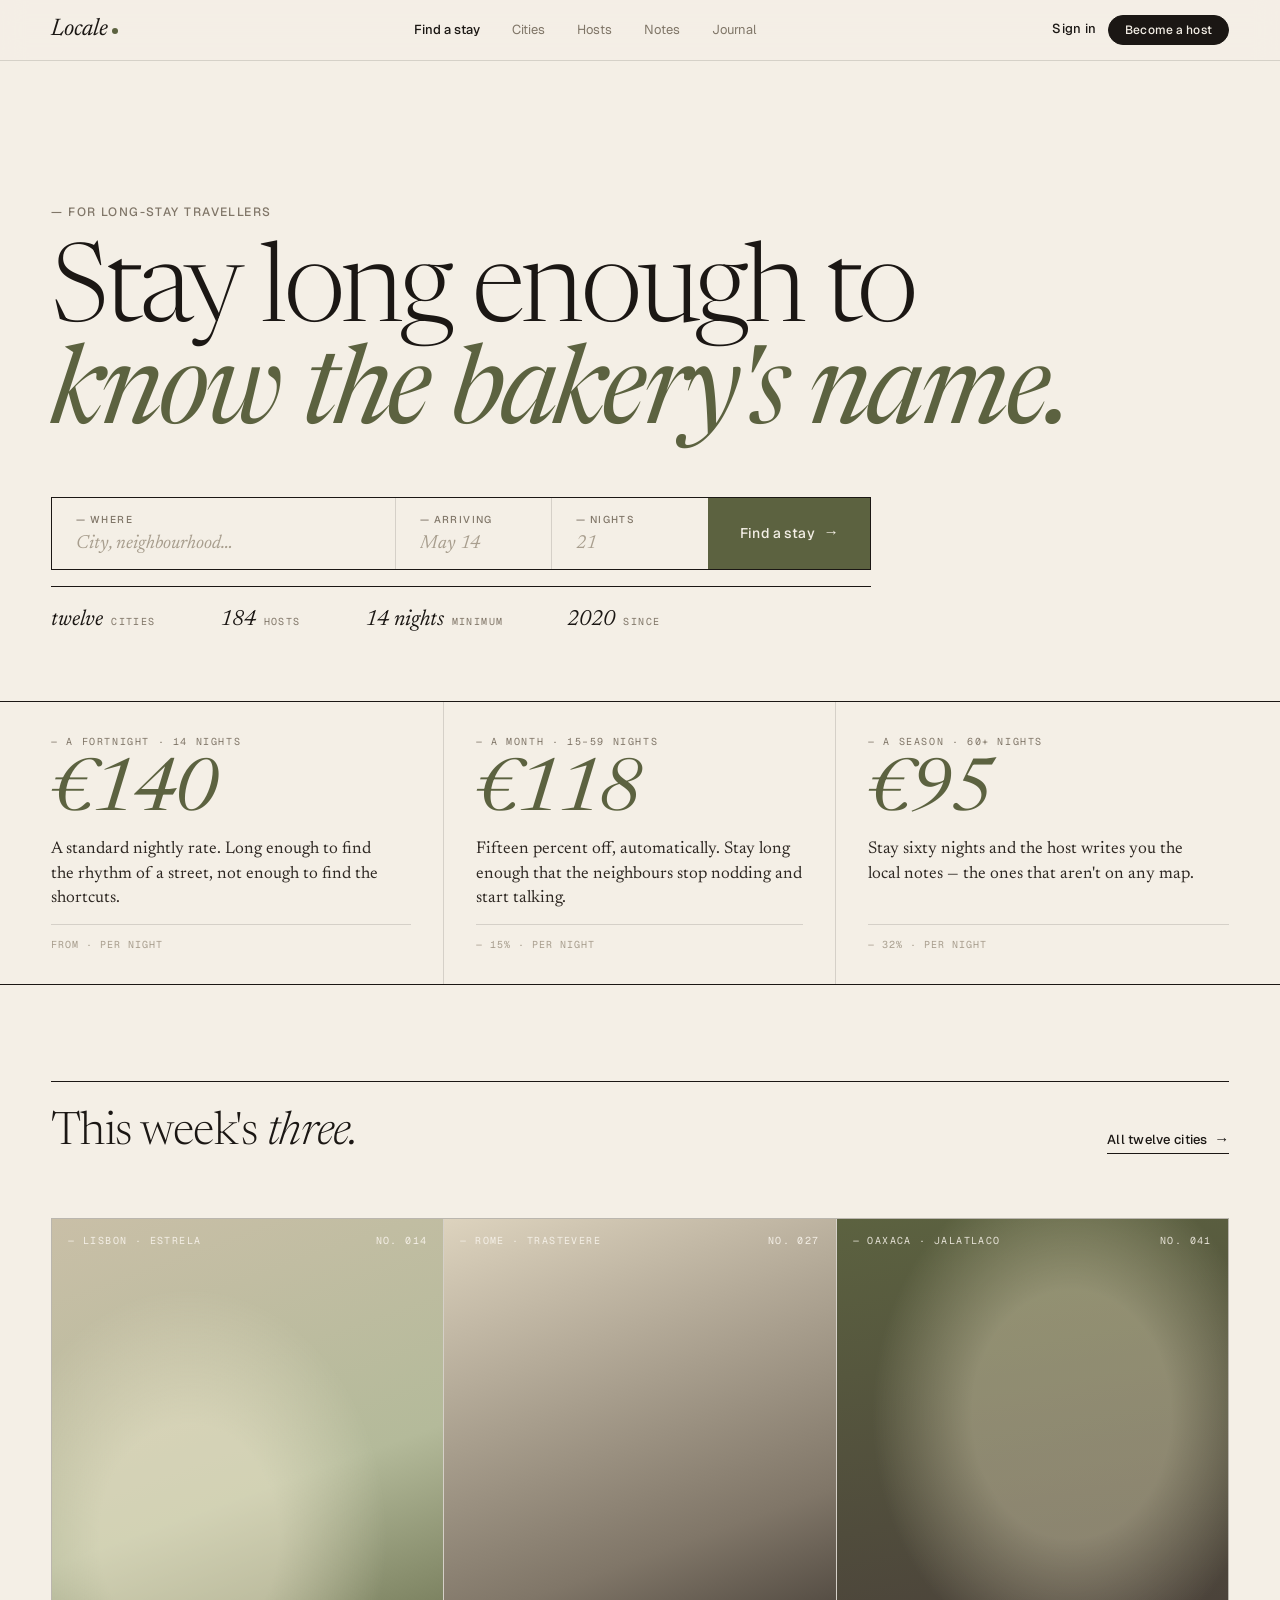
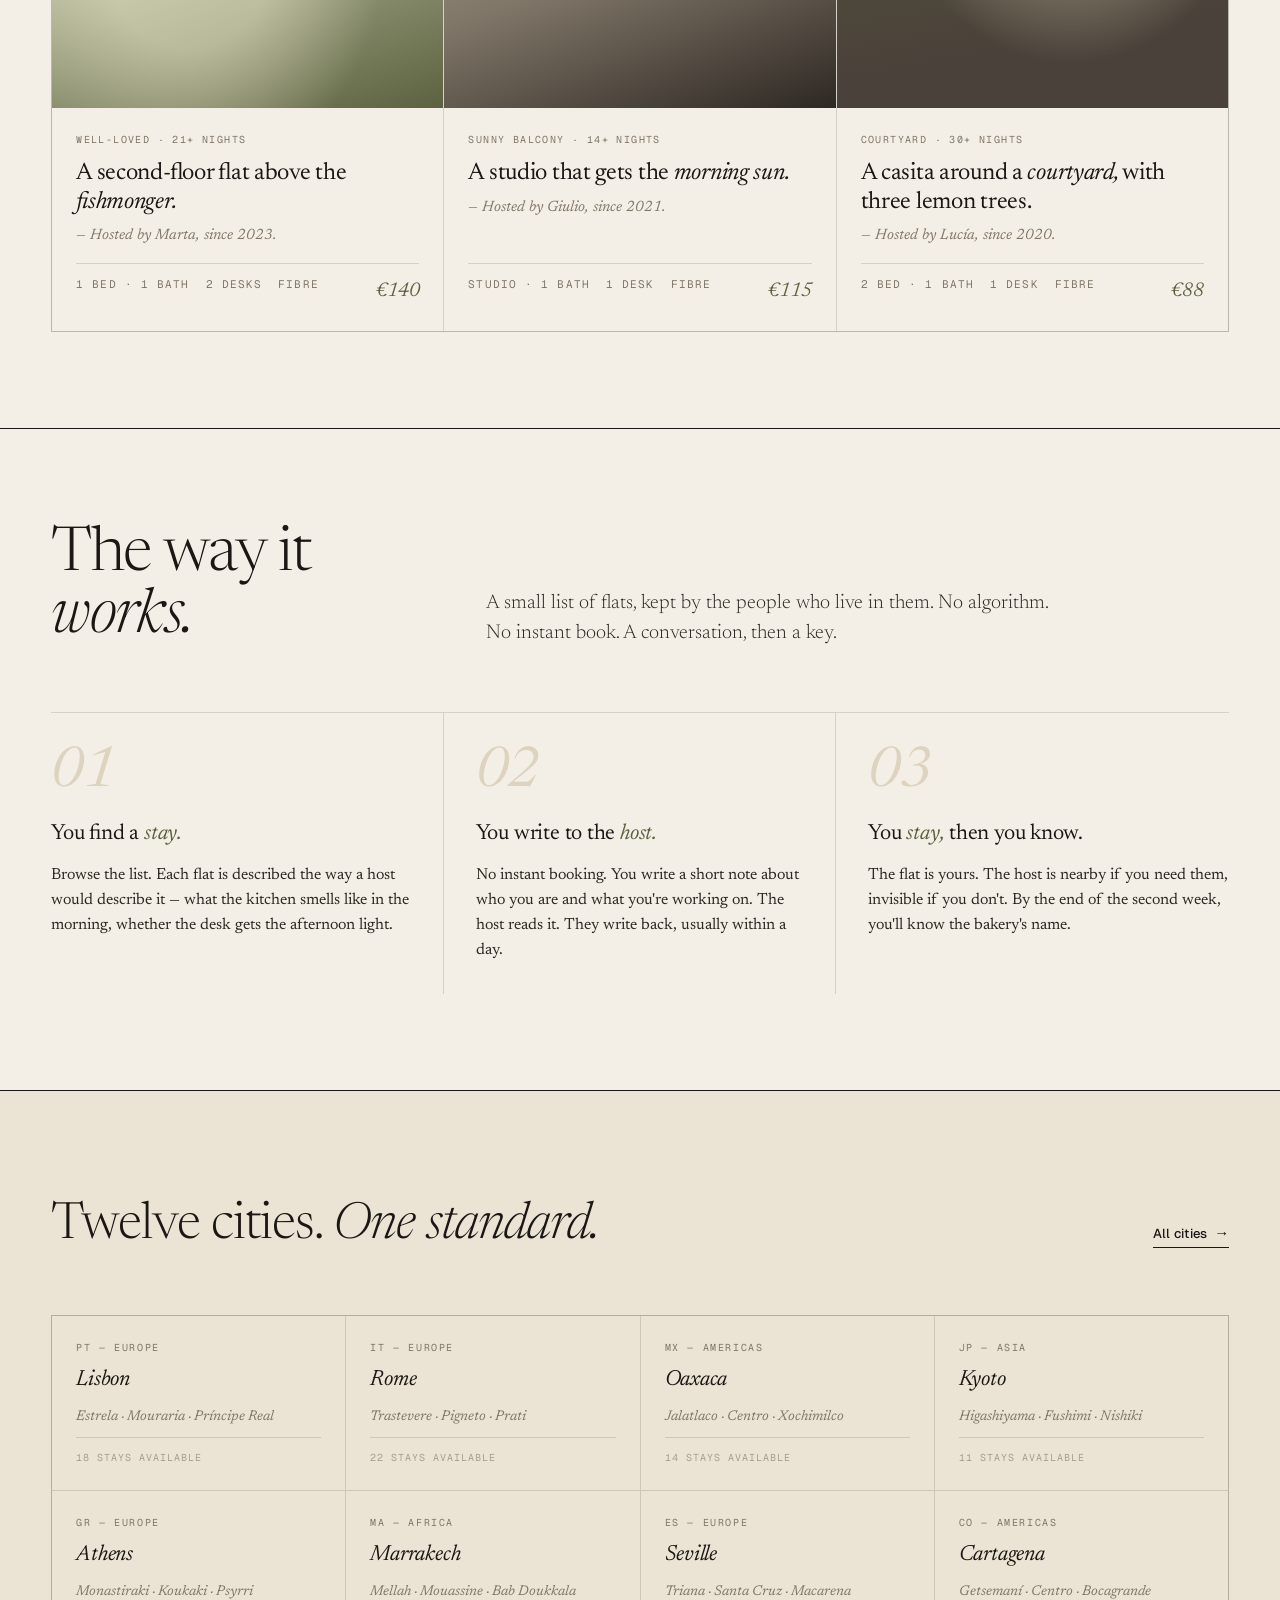
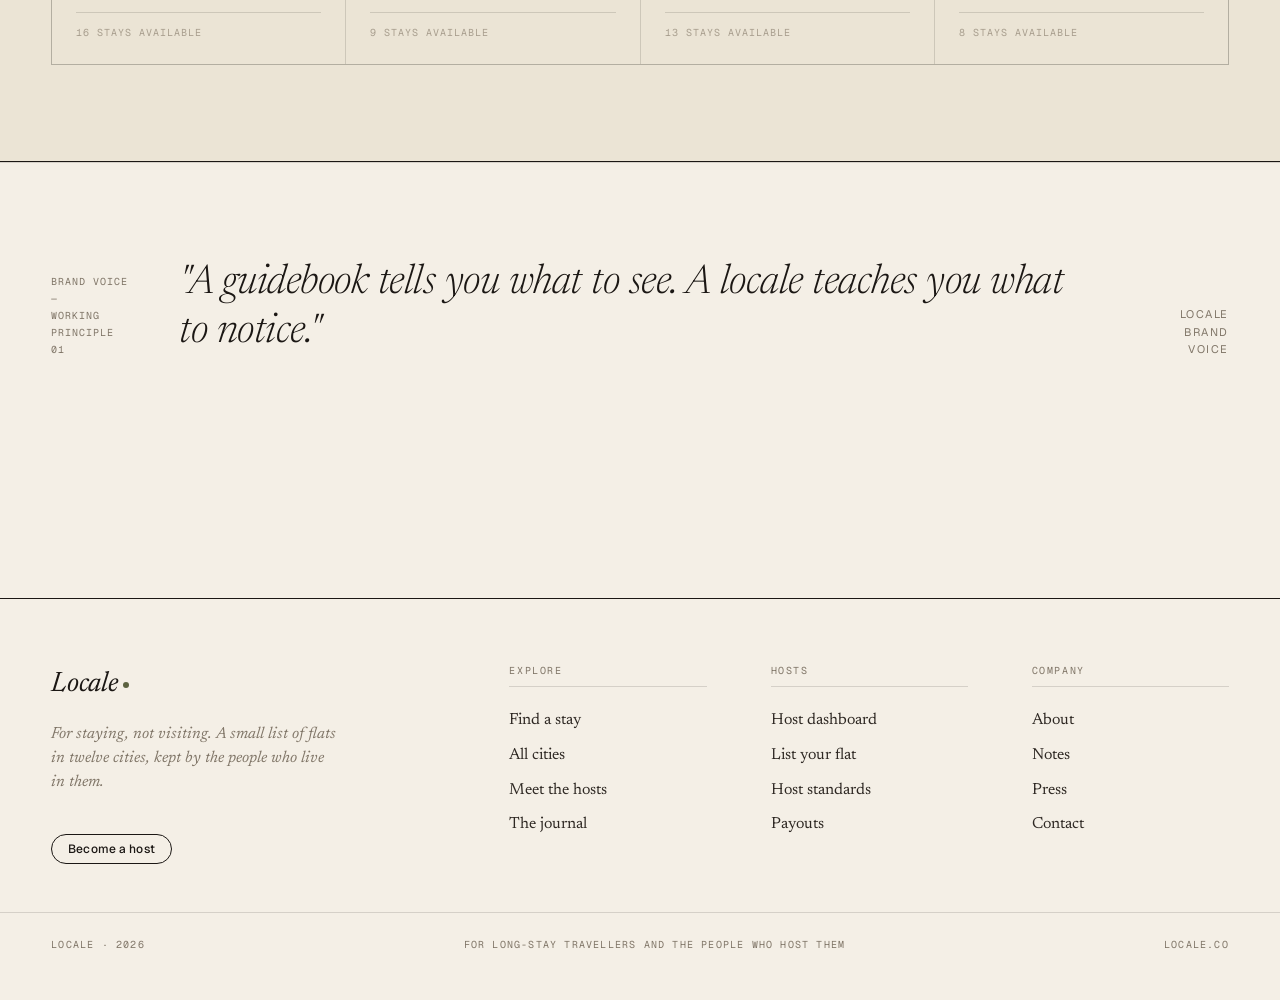
<file: index.html>
<!doctype html>
<html lang="en">
<head>
<meta charset="utf-8">
<meta http-equiv="refresh" content="0; url=marketing.html">
<title>Locale</title>
</head>
<body>
<a href="marketing.html">Go to Locale</a>
</body>
</html>
</file>
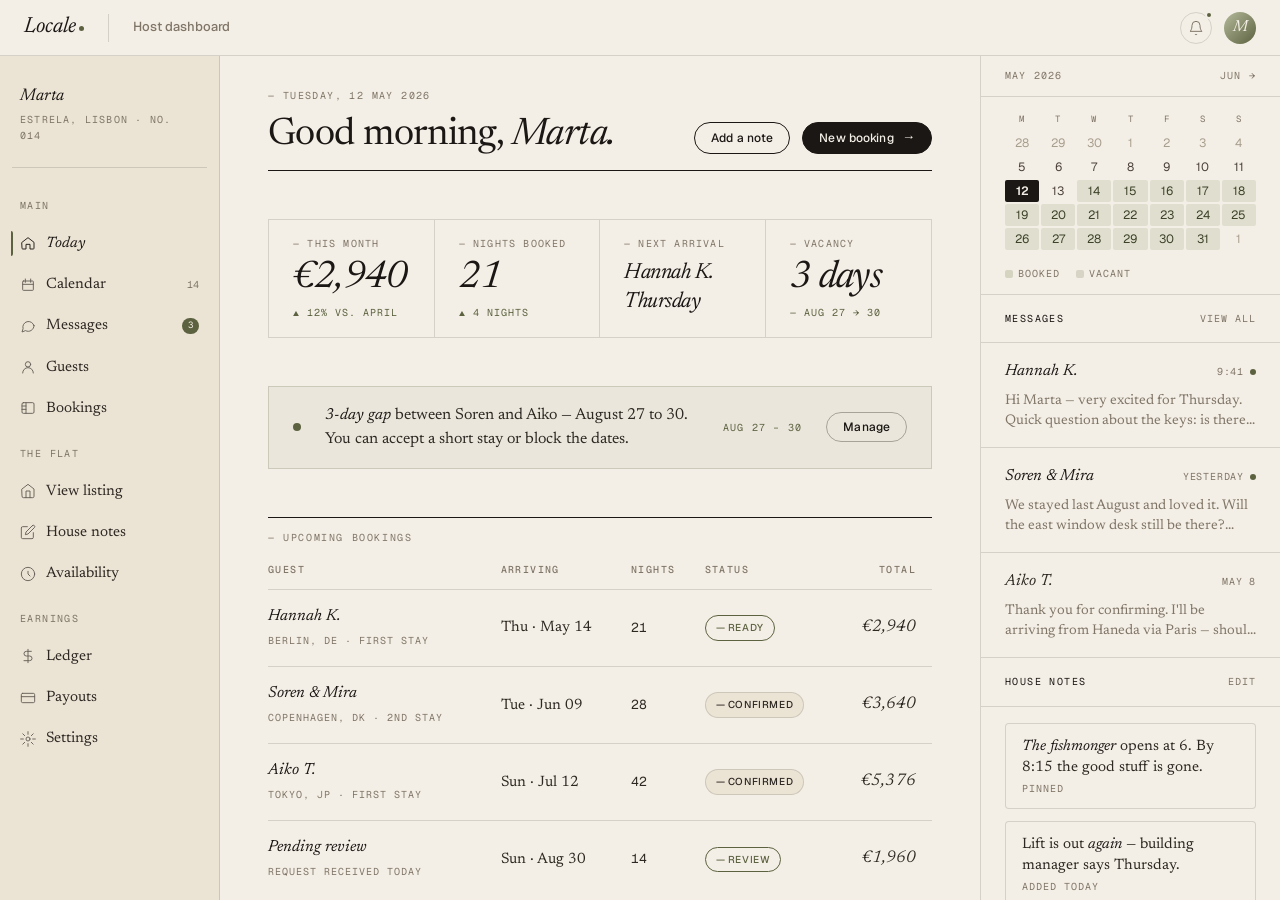
<file: dashboard.html>
<!doctype html>
<html lang="en">
<head>
<meta charset="utf-8">
<title>Locale — Marta's dashboard</title>
<meta name="viewport" content="width=device-width, initial-scale=1">
<link rel="preconnect" href="https://fonts.googleapis.com">
<link rel="preconnect" href="https://fonts.gstatic.com" crossorigin>
<link rel="stylesheet" href="css/locale.css">
<style>

/* ── App shell: full-height, no scroll on outer ───────────── */
html, body { height: 100%; }
body { display: flex; flex-direction: column; overflow: hidden; }

/* ── Top bar ──────────────────────────────────────────────── */
.app-bar {
  flex-shrink: 0;
  height: 56px;
  border-bottom: 1px solid var(--rule);
  background: var(--paper);
  display: flex;
  align-items: center;
  padding: 0 var(--s-5);
  gap: var(--s-5);
  z-index: 10;
}
.app-bar__brand {
  font-family: var(--serif);
  font-style: italic;
  font-size: 22px;
  color: var(--ink);
  display: flex;
  align-items: center;
  flex-shrink: 0;
}
.app-bar__brand .dot {
  display: inline-block;
  width: 5px; height: 5px;
  background: var(--clay);
  border-radius: 50%;
  margin-left: 3px;
  position: relative; top: 1px;
}
.app-bar__sep {
  width: 1px; height: 28px;
  background: var(--rule);
  flex-shrink: 0;
}
.app-bar__title {
  font-family: var(--sans);
  font-size: 13px;
  color: var(--mute);
  font-weight: 500;
}
.app-bar__spacer { flex: 1; }
.app-bar__right {
  display: flex;
  align-items: center;
  gap: var(--s-3);
}
.app-bar__notif {
  width: 32px; height: 32px;
  border-radius: 50%;
  border: 1px solid var(--rule);
  display: flex;
  align-items: center;
  justify-content: center;
  cursor: pointer;
  transition: background .12s ease;
  position: relative;
}
.app-bar__notif:hover { background: var(--paper-2); }
.app-bar__notif svg { width: 16px; height: 16px; stroke: var(--mute); fill: none; stroke-width: 1.5; }
.app-bar__notif .badge {
  position: absolute;
  top: -2px; right: -2px;
  width: 8px; height: 8px;
  background: var(--clay);
  border-radius: 50%;
  border: 2px solid var(--paper);
}
.app-bar__avatar {
  width: 32px; height: 32px;
  border-radius: 50%;
  background: linear-gradient(135deg, #B4BA9A, #5C6240);
  display: flex;
  align-items: center;
  justify-content: center;
  color: var(--paper);
  font-family: var(--serif);
  font-style: italic;
  font-size: 16px;
  cursor: pointer;
}

/* ── Body: sidebar + main ─────────────────────────────────── */
.app-body {
  flex: 1;
  display: grid;
  grid-template-columns: 220px 1fr 300px;
  min-height: 0;
  overflow: hidden;
}

/* ── Sidebar rail ─────────────────────────────────────────── */
.rail {
  border-right: 1px solid var(--rule);
  background: var(--paper-2);
  overflow-y: auto;
  display: flex;
  flex-direction: column;
  padding: var(--s-4) var(--s-3);
  gap: 2px;
}
.rail::-webkit-scrollbar { width: 0; }

.rail__host {
  padding: var(--s-3) var(--s-2) var(--s-5);
  border-bottom: 1px solid var(--rule);
  margin-bottom: var(--s-3);
}
.rail__host-name {
  font-family: var(--serif);
  font-style: italic;
  font-size: 17px;
  color: var(--ink);
  margin-bottom: 2px;
}
.rail__host-loc {
  font-family: var(--mono);
  font-size: 10px;
  text-transform: uppercase;
  letter-spacing: 0.12em;
  color: var(--mute);
}

.rail__section {
  font-family: var(--mono);
  font-size: 10px;
  text-transform: uppercase;
  letter-spacing: 0.14em;
  color: var(--mute);
  padding: var(--s-4) var(--s-2) var(--s-2);
}

.rail__item {
  display: flex;
  align-items: center;
  gap: 10px;
  padding: 8px var(--s-2);
  font-family: var(--serif);
  font-size: 15px;
  color: var(--ink-2);
  border-radius: var(--r-2);
  position: relative;
  cursor: pointer;
  transition: background .12s ease, color .12s ease;
  text-decoration: none;
}
.rail__item:hover { background: var(--paper); color: var(--ink); }
.rail__item.is-active {
  color: var(--ink);
  font-style: italic;
  background: transparent;
}
.rail__item.is-active::before {
  content: '';
  position: absolute;
  left: -1px; top: 7px; bottom: 7px;
  width: 2px;
  background: var(--clay);
  border-radius: 0 var(--r-1) var(--r-1) 0;
}
.rail__item svg {
  width: 16px; height: 16px;
  stroke: currentColor;
  fill: none;
  stroke-width: 1.4;
  stroke-linecap: round;
  stroke-linejoin: round;
  flex-shrink: 0;
  opacity: 0.7;
}
.rail__item.is-active svg { opacity: 1; }
.rail__count {
  margin-left: auto;
  font-family: var(--mono);
  font-size: 10px;
  color: var(--mute);
  font-style: normal;
}
.rail__count.new {
  background: var(--clay);
  color: var(--paper);
  border-radius: var(--r-pill);
  padding: 1px 6px;
  font-size: 9px;
}

/* ── Main content ─────────────────────────────────────────── */
.main {
  overflow-y: auto;
  padding: var(--s-6) var(--s-7);
  display: flex;
  flex-direction: column;
  gap: var(--s-7);
}
.main::-webkit-scrollbar { width: 4px; }
.main::-webkit-scrollbar-track { background: transparent; }
.main::-webkit-scrollbar-thumb { background: var(--paper-3); border-radius: 4px; }

/* Page header */
.page-head {
  display: flex;
  justify-content: space-between;
  align-items: flex-end;
  border-bottom: 1px solid var(--ink);
  padding-bottom: var(--s-4);
}
.page-head__date {
  font-family: var(--mono);
  font-size: 10px;
  text-transform: uppercase;
  letter-spacing: 0.14em;
  color: var(--mute);
  margin-bottom: var(--s-3);
}
.page-head h1 {
  font-family: var(--serif);
  font-size: 38px;
  font-weight: 400;
  line-height: 1;
  letter-spacing: -0.015em;
}
.page-head h1 em { font-style: italic; }
.page-head__actions { display: flex; gap: var(--s-3); flex-shrink: 0; }

/* Metrics row */
.metrics {
  display: grid;
  grid-template-columns: repeat(4, 1fr);
  border: 1px solid var(--rule);
  background: var(--paper);
}
.metric {
  padding: var(--s-4) var(--s-5);
  border-right: 1px solid var(--rule);
  display: flex;
  flex-direction: column;
  gap: var(--s-2);
}
.metric:last-child { border-right: 0; }
.metric__lbl {
  font-family: var(--mono);
  font-size: 10px;
  text-transform: uppercase;
  letter-spacing: 0.12em;
  color: var(--mute);
}
.metric__num {
  font-family: var(--serif);
  font-style: italic;
  font-size: 38px;
  line-height: 1;
  color: var(--ink);
  letter-spacing: -0.02em;
}
.metric__num--sm {
  font-size: 22px;
  line-height: 1.3;
}
.metric__delta {
  font-family: var(--mono);
  font-size: 10px;
  text-transform: uppercase;
  letter-spacing: 0.1em;
  color: var(--olive);
}
.metric__delta.down { color: var(--rust); }

/* Section label */
.section-lbl {
  font-family: var(--mono);
  font-size: 10px;
  text-transform: uppercase;
  letter-spacing: 0.16em;
  color: var(--mute);
  border-top: 1px solid var(--ink);
  padding-top: var(--s-3);
  margin-bottom: var(--s-4);
}

/* Bookings table */
.bookings-table {
  width: 100%;
  border-collapse: collapse;
  font-family: var(--serif);
  font-size: 15px;
}
.bookings-table thead th {
  text-align: left;
  font-family: var(--mono);
  font-size: 10px;
  letter-spacing: 0.14em;
  text-transform: uppercase;
  color: var(--mute);
  font-weight: 500;
  padding: 0 var(--s-4) var(--s-3) 0;
  border-bottom: 1px solid var(--rule);
  white-space: nowrap;
}
.bookings-table thead th:last-child { text-align: right; }
.bookings-table tbody td {
  padding: 14px var(--s-4) 14px 0;
  border-bottom: 1px solid var(--rule);
  vertical-align: middle;
  color: var(--ink-2);
}
.bookings-table tbody td:last-child { text-align: right; }
.bookings-table tbody tr:last-child td { border-bottom: 0; }
.bookings-table tbody tr { transition: background .1s ease; cursor: pointer; }
.bookings-table tbody tr:hover td { background: color-mix(in oklab, var(--paper-2) 50%, transparent); }

.booking-guest em { font-style: italic; color: var(--ink); font-size: 16px; }
.booking-guest .sub {
  font-family: var(--mono);
  font-size: 10px;
  text-transform: uppercase;
  letter-spacing: 0.1em;
  color: var(--mute);
  margin-top: 2px;
}
.booking-date { color: var(--ink-2); }
.booking-nights {
  font-family: var(--mono);
  font-size: 13px;
  color: var(--ink);
}
.booking-total {
  font-family: var(--serif);
  font-style: italic;
  font-size: 17px;
  color: var(--ink);
}

/* Vacancy alert */
.vacancy-alert {
  background: color-mix(in oklab, var(--rust) 6%, var(--paper));
  border: 1px solid color-mix(in oklab, var(--rust) 22%, transparent);
  padding: var(--s-4) var(--s-5);
  display: flex;
  align-items: center;
  gap: var(--s-5);
}
.vacancy-alert__dot {
  width: 8px; height: 8px;
  border-radius: 50%;
  background: var(--rust);
  flex-shrink: 0;
}
.vacancy-alert__text {
  font-family: var(--serif);
  font-size: 16px;
  color: var(--ink-2);
  flex: 1;
}
.vacancy-alert__text em { font-style: italic; color: var(--ink); }
.vacancy-alert__date {
  font-family: var(--mono);
  font-size: 10px;
  text-transform: uppercase;
  letter-spacing: 0.12em;
  color: var(--rust);
}

/* ── Right panel ──────────────────────────────────────────── */
.panel {
  border-left: 1px solid var(--rule);
  overflow-y: auto;
  display: flex;
  flex-direction: column;
}
.panel::-webkit-scrollbar { width: 0; }

/* Messages */
.panel__section {
  border-bottom: 1px solid var(--rule);
  flex-shrink: 0;
}
.panel__head {
  padding: var(--s-4) var(--s-5);
  border-bottom: 1px solid var(--rule);
  display: flex;
  justify-content: space-between;
  align-items: baseline;
}
.panel__head-title {
  font-family: var(--mono);
  font-size: 10px;
  text-transform: uppercase;
  letter-spacing: 0.14em;
  color: var(--ink);
}
.panel__head a {
  font-family: var(--mono);
  font-size: 10px;
  text-transform: uppercase;
  letter-spacing: 0.1em;
  color: var(--mute);
  cursor: pointer;
}
.panel__head a:hover { color: var(--clay); }

.msg-item {
  padding: var(--s-4) var(--s-5);
  border-bottom: 1px solid var(--rule);
  cursor: pointer;
  transition: background .12s ease;
  display: flex;
  flex-direction: column;
  gap: var(--s-2);
}
.msg-item:last-child { border-bottom: 0; }
.msg-item:hover { background: var(--paper-2); }
.msg-item.unread .msg-item__from { color: var(--ink); }
.msg-item__row {
  display: flex;
  justify-content: space-between;
  align-items: baseline;
}
.msg-item__from {
  font-family: var(--serif);
  font-style: italic;
  font-size: 16px;
  color: var(--ink-2);
}
.msg-item__time {
  font-family: var(--mono);
  font-size: 10px;
  color: var(--mute);
  text-transform: uppercase;
  letter-spacing: 0.08em;
}
.msg-item__preview {
  font-family: var(--serif);
  font-size: 14px;
  color: var(--mute);
  line-height: 1.4;
  overflow: hidden;
  display: -webkit-box;
  -webkit-line-clamp: 2;
  -webkit-box-orient: vertical;
}
.msg-item__badge {
  width: 6px; height: 6px;
  border-radius: 50%;
  background: var(--clay);
  flex-shrink: 0;
  align-self: center;
}

/* Quick notes */
.notes-widget {
  flex: 1;
  display: flex;
  flex-direction: column;
}
.notes-widget__body { flex: 1; padding: var(--s-4) var(--s-5); }
.notes-list { display: flex; flex-direction: column; gap: var(--s-3); }
.note-chip {
  padding: var(--s-3) var(--s-4);
  background: var(--paper);
  border: 1px solid var(--rule);
  border-radius: var(--r-2);
  font-family: var(--serif);
  font-size: 15px;
  line-height: 1.4;
  color: var(--ink-2);
  cursor: pointer;
  transition: border-color .12s ease, background .12s ease;
}
.note-chip:hover { border-color: var(--rule-strong); background: var(--paper-2); }
.note-chip em { font-style: italic; color: var(--ink); }
.note-chip__date {
  font-family: var(--mono);
  font-size: 10px;
  color: var(--mute);
  text-transform: uppercase;
  letter-spacing: 0.1em;
  margin-top: 4px;
}

/* Mini calendar */
.mini-cal {
  border-bottom: 1px solid var(--rule);
}
.mini-cal__head {
  padding: var(--s-3) var(--s-5);
  border-bottom: 1px solid var(--rule);
  display: flex;
  justify-content: space-between;
  align-items: baseline;
  font-family: var(--mono);
  font-size: 10px;
  text-transform: uppercase;
  letter-spacing: 0.12em;
  color: var(--mute);
}
.mini-cal__grid {
  padding: var(--s-3) var(--s-5) var(--s-4);
  display: grid;
  grid-template-columns: repeat(7, 1fr);
  gap: 2px;
  text-align: center;
}
.mini-cal__dh {
  font-family: var(--mono);
  font-size: 9px;
  text-transform: uppercase;
  letter-spacing: 0.1em;
  color: var(--mute);
  padding: 4px 0;
}
.mini-cal__d {
  font-family: var(--sans);
  font-size: 12px;
  color: var(--ink-3);
  padding: 5px 2px;
  border-radius: var(--r-1);
  cursor: pointer;
  transition: background .1s ease;
  line-height: 1;
}
.mini-cal__d:hover { background: var(--paper-2); }
.mini-cal__d.booked {
  background: color-mix(in oklab, var(--clay-soft) 30%, var(--paper));
  color: var(--clay-deep);
}
.mini-cal__d.today {
  background: var(--ink);
  color: var(--paper);
  font-weight: 600;
}
.mini-cal__d.vacant {
  background: color-mix(in oklab, var(--rust) 12%, var(--paper));
  color: var(--rust);
}
.mini-cal__d.muted { color: var(--mute-2); }

/* ── Responsive ───────────────────────────────────────────── */
@media (max-width: 1200px) {
  .app-body { grid-template-columns: 200px 1fr; }
  .panel { display: none; }
  .metrics { grid-template-columns: repeat(2, 1fr); }
  .metric:nth-child(2) { border-right: 0; }
}
@media (max-width: 800px) {
  body { overflow: auto; }
  .app-body { grid-template-columns: 1fr; overflow: visible; }
  .main { overflow: visible; }
  .rail { display: none; }
  .metrics { grid-template-columns: 1fr 1fr; }
}
</style>
</head>
<body>

<!-- ── Top app bar ────────────────────────────────────────────── -->
<header class="app-bar">
  <a href="marketing.html" class="app-bar__brand">Locale<span class="dot"></span></a>
  <div class="app-bar__sep"></div>
  <span class="app-bar__title">Host dashboard</span>
  <div class="app-bar__spacer"></div>
  <div class="app-bar__right">
    <div class="app-bar__notif">
      <svg viewBox="0 0 24 24"><path d="M18 8A6 6 0 0 0 6 8c0 7-3 9-3 9h18s-3-2-3-9"/><path d="M13.73 21a2 2 0 0 1-3.46 0"/></svg>
      <span class="badge"></span>
    </div>
    <div class="app-bar__avatar"><em>M</em></div>
  </div>
</header>

<!-- ── App body ───────────────────────────────────────────────── -->
<div class="app-body">

  <!-- Sidebar rail -->
  <aside class="rail">
    <div class="rail__host">
      <div class="rail__host-name">Marta</div>
      <div class="rail__host-loc">Estrela, Lisbon · No. 014</div>
    </div>

    <div class="rail__section">Main</div>

    <a class="rail__item is-active" href="dashboard.html">
      <svg viewBox="0 0 24 24"><path d="M3 11l9-7 9 7v9a1 1 0 0 1-1 1h-5v-7h-6v7H4a1 1 0 0 1-1-1z"/></svg>
      Today
    </a>
    <a class="rail__item" href="#">
      <svg viewBox="0 0 24 24"><rect x="4" y="6" width="16" height="14" rx="1"/><path d="M8 3v5M16 3v5M4 11h16"/></svg>
      Calendar
      <span class="rail__count">14</span>
    </a>
    <a class="rail__item" href="#">
      <svg viewBox="0 0 24 24"><path d="M21 11.5a8.5 8.5 0 0 1-12.7 7.4L3 21l1.6-5A8.5 8.5 0 1 1 21 11.5z"/></svg>
      Messages
      <span class="rail__count new">3</span>
    </a>
    <a class="rail__item" href="#">
      <svg viewBox="0 0 24 24"><circle cx="12" cy="8" r="4"/><path d="M4 21c0-4.4 3.6-8 8-8s8 3.6 8 8"/></svg>
      Guests
    </a>
    <a class="rail__item" href="#">
      <svg viewBox="0 0 24 24"><rect x="3" y="4" width="18" height="16" rx="2"/><path d="M9 4v16M3 9h6M3 14h6"/></svg>
      Bookings
    </a>

    <div class="rail__section">The flat</div>

    <a class="rail__item" href="stay.html">
      <svg viewBox="0 0 24 24"><path d="M3 9l9-7 9 7v11a2 2 0 0 1-2 2H5a2 2 0 0 1-2-2z"/><polyline points="9 22 9 12 15 12 15 22"/></svg>
      View listing
    </a>
    <a class="rail__item" href="#">
      <svg viewBox="0 0 24 24"><path d="M11 4H4a2 2 0 0 0-2 2v14a2 2 0 0 0 2 2h14a2 2 0 0 0 2-2v-7"/><path d="M18.5 2.5a2.121 2.121 0 0 1 3 3L12 15l-4 1 1-4 9.5-9.5z"/></svg>
      House notes
    </a>
    <a class="rail__item" href="#">
      <svg viewBox="0 0 24 24"><circle cx="12" cy="12" r="10"/><path d="M12 8v4l3 3"/></svg>
      Availability
    </a>

    <div class="rail__section">Earnings</div>

    <a class="rail__item" href="#">
      <svg viewBox="0 0 24 24"><path d="M12 2v20M17 5H9.5a3.5 3.5 0 0 0 0 7h5a3.5 3.5 0 0 1 0 7H6"/></svg>
      Ledger
    </a>
    <a class="rail__item" href="#">
      <svg viewBox="0 0 24 24"><rect x="2" y="5" width="20" height="14" rx="2"/><path d="M2 10h20"/></svg>
      Payouts
    </a>
    <a class="rail__item" href="#">
      <svg viewBox="0 0 24 24"><circle cx="12" cy="12" r="3"/><path d="M12 1v4M12 19v4M4.22 4.22l2.83 2.83M16.95 16.95l2.83 2.83M1 12h4M19 12h4M4.22 19.78l2.83-2.83M16.95 7.05l2.83-2.83"/></svg>
      Settings
    </a>
  </aside>

  <!-- Main content -->
  <main class="main">

    <!-- Page header -->
    <div class="page-head">
      <div>
        <div class="page-head__date">— Tuesday, 12 May 2026</div>
        <h1>Good morning, <em>Marta.</em></h1>
      </div>
      <div class="page-head__actions">
        <button class="btn btn--ghost btn--small">Add a note</button>
        <button class="btn btn--small">New booking <span class="arrow">→</span></button>
      </div>
    </div>

    <!-- Metrics -->
    <div class="metrics">
      <div class="metric">
        <span class="metric__lbl">— this month</span>
        <span class="metric__num">€2,940</span>
        <span class="metric__delta">▲ 12% vs. April</span>
      </div>
      <div class="metric">
        <span class="metric__lbl">— nights booked</span>
        <span class="metric__num">21</span>
        <span class="metric__delta">▲ 4 nights</span>
      </div>
      <div class="metric">
        <span class="metric__lbl">— next arrival</span>
        <span class="metric__num metric__num--sm"><em>Hannah K.</em><br>Thursday</span>
      </div>
      <div class="metric">
        <span class="metric__lbl">— vacancy</span>
        <span class="metric__num">3 days</span>
        <span class="metric__delta down">— Aug 27 → 30</span>
      </div>
    </div>

    <!-- Vacancy alert -->
    <div class="vacancy-alert">
      <span class="vacancy-alert__dot"></span>
      <span class="vacancy-alert__text"><em>3-day gap</em> between Soren and Aiko — August 27 to 30. You can accept a short stay or block the dates.</span>
      <span class="vacancy-alert__date">Aug 27 – 30</span>
      <button class="btn btn--quiet btn--small">Manage</button>
    </div>

    <!-- Upcoming bookings -->
    <div>
      <div class="section-lbl">— Upcoming bookings</div>
      <table class="bookings-table">
        <thead>
          <tr>
            <th>Guest</th>
            <th>Arriving</th>
            <th>Nights</th>
            <th>Status</th>
            <th>Total</th>
          </tr>
        </thead>
        <tbody>
          <tr>
            <td>
              <div class="booking-guest"><em>Hannah K.</em></div>
              <div class="booking-guest"><span class="sub">Berlin, DE · First stay</span></div>
            </td>
            <td class="booking-date">Thu · May 14</td>
            <td class="booking-nights">21</td>
            <td><span class="tag tag--olive" style="font-size: 10px;">— ready</span></td>
            <td class="booking-total">€2,940</td>
          </tr>
          <tr>
            <td>
              <div class="booking-guest"><em>Soren &amp; Mira</em></div>
              <div class="booking-guest"><span class="sub">Copenhagen, DK · 2nd stay</span></div>
            </td>
            <td class="booking-date">Tue · Jun 09</td>
            <td class="booking-nights">28</td>
            <td><span class="tag" style="font-size: 10px;">— confirmed</span></td>
            <td class="booking-total">€3,640</td>
          </tr>
          <tr>
            <td>
              <div class="booking-guest"><em>Aiko T.</em></div>
              <div class="booking-guest"><span class="sub">Tokyo, JP · First stay</span></div>
            </td>
            <td class="booking-date">Sun · Jul 12</td>
            <td class="booking-nights">42</td>
            <td><span class="tag" style="font-size: 10px;">— confirmed</span></td>
            <td class="booking-total">€5,376</td>
          </tr>
          <tr>
            <td>
              <div class="booking-guest" style="color: var(--mute); font-style: italic;"><em>Pending review</em></div>
              <div class="booking-guest"><span class="sub">Request received today</span></div>
            </td>
            <td class="booking-date">Sun · Aug 30</td>
            <td class="booking-nights">14</td>
            <td><span class="tag tag--clay" style="font-size: 10px;">— review</span></td>
            <td class="booking-total">€1,960</td>
          </tr>
        </tbody>
      </table>
    </div>

    <!-- Recent earnings summary -->
    <div>
      <div class="section-lbl">— Year to date</div>
      <div style="display: grid; grid-template-columns: repeat(3, 1fr); border: 1px solid var(--rule); background: var(--paper);">
        <div style="padding: var(--s-5); border-right: 1px solid var(--rule);">
          <div class="metric__lbl" style="margin-bottom: var(--s-3);">Total earned</div>
          <div style="font-family: var(--serif); font-style: italic; font-size: 32px; color: var(--ink); letter-spacing: -0.02em;">€14,280</div>
          <div class="metric__delta" style="margin-top: var(--s-2);">▲ 18% vs. last year</div>
        </div>
        <div style="padding: var(--s-5); border-right: 1px solid var(--rule);">
          <div class="metric__lbl" style="margin-bottom: var(--s-3);">Nights hosted</div>
          <div style="font-family: var(--serif); font-style: italic; font-size: 32px; color: var(--ink); letter-spacing: -0.02em;">102</div>
          <div class="metric__delta" style="margin-top: var(--s-2);">▲ 14 more nights</div>
        </div>
        <div style="padding: var(--s-5);">
          <div class="metric__lbl" style="margin-bottom: var(--s-3);">Avg. stay length</div>
          <div style="font-family: var(--serif); font-style: italic; font-size: 32px; color: var(--ink); letter-spacing: -0.02em;">26 <span style="font-size: 20px; letter-spacing: 0;">nights</span></div>
          <div class="metric__delta" style="margin-top: var(--s-2);">▲ 4 nights longer</div>
        </div>
      </div>
    </div>

  </main>

  <!-- Right panel -->
  <aside class="panel">

    <!-- Mini calendar -->
    <div class="mini-cal">
      <div class="mini-cal__head">
        <span>May 2026</span>
        <span style="cursor: pointer;">Jun →</span>
      </div>
      <div class="mini-cal__grid">
        <div class="mini-cal__dh">M</div>
        <div class="mini-cal__dh">T</div>
        <div class="mini-cal__dh">W</div>
        <div class="mini-cal__dh">T</div>
        <div class="mini-cal__dh">F</div>
        <div class="mini-cal__dh">S</div>
        <div class="mini-cal__dh">S</div>
        <!-- Week 1 -->
        <div class="mini-cal__d muted">28</div>
        <div class="mini-cal__d muted">29</div>
        <div class="mini-cal__d muted">30</div>
        <div class="mini-cal__d muted">1</div>
        <div class="mini-cal__d muted">2</div>
        <div class="mini-cal__d muted">3</div>
        <div class="mini-cal__d muted">4</div>
        <!-- Week 2 -->
        <div class="mini-cal__d">5</div>
        <div class="mini-cal__d">6</div>
        <div class="mini-cal__d">7</div>
        <div class="mini-cal__d">8</div>
        <div class="mini-cal__d">9</div>
        <div class="mini-cal__d">10</div>
        <div class="mini-cal__d">11</div>
        <!-- Week 3 -->
        <div class="mini-cal__d today">12</div>
        <div class="mini-cal__d">13</div>
        <div class="mini-cal__d booked">14</div>
        <div class="mini-cal__d booked">15</div>
        <div class="mini-cal__d booked">16</div>
        <div class="mini-cal__d booked">17</div>
        <div class="mini-cal__d booked">18</div>
        <!-- Week 4 -->
        <div class="mini-cal__d booked">19</div>
        <div class="mini-cal__d booked">20</div>
        <div class="mini-cal__d booked">21</div>
        <div class="mini-cal__d booked">22</div>
        <div class="mini-cal__d booked">23</div>
        <div class="mini-cal__d booked">24</div>
        <div class="mini-cal__d booked">25</div>
        <!-- Week 5 -->
        <div class="mini-cal__d booked">26</div>
        <div class="mini-cal__d booked">27</div>
        <div class="mini-cal__d booked">28</div>
        <div class="mini-cal__d booked">29</div>
        <div class="mini-cal__d booked">30</div>
        <div class="mini-cal__d booked">31</div>
        <div class="mini-cal__d muted">1</div>
      </div>
      <div style="padding: 0 var(--s-5) var(--s-3); display: flex; gap: var(--s-4); font-family: var(--mono); font-size: 10px; color: var(--mute); text-transform: uppercase; letter-spacing: 0.1em;">
        <span style="display: flex; align-items: center; gap: 5px;"><span style="width: 8px; height: 8px; border-radius: 2px; background: color-mix(in oklab, var(--clay-soft) 50%, var(--paper)); display: inline-block;"></span>Booked</span>
        <span style="display: flex; align-items: center; gap: 5px;"><span style="width: 8px; height: 8px; border-radius: 2px; background: color-mix(in oklab, var(--rust) 18%, var(--paper)); display: inline-block;"></span>Vacant</span>
      </div>
    </div>

    <!-- Messages -->
    <div class="panel__section">
      <div class="panel__head">
        <span class="panel__head-title">Messages</span>
        <a>View all</a>
      </div>
      <div class="msg-item unread">
        <div class="msg-item__row">
          <span class="msg-item__from">Hannah K.</span>
          <div style="display: flex; align-items: center; gap: 6px;">
            <span class="msg-item__time">9:41</span>
            <span class="msg-item__badge"></span>
          </div>
        </div>
        <p class="msg-item__preview">Hi Marta — very excited for Thursday. Quick question about the keys: is there a lockbox or should I expect…</p>
      </div>
      <div class="msg-item unread">
        <div class="msg-item__row">
          <span class="msg-item__from">Soren &amp; Mira</span>
          <div style="display: flex; align-items: center; gap: 6px;">
            <span class="msg-item__time">Yesterday</span>
            <span class="msg-item__badge"></span>
          </div>
        </div>
        <p class="msg-item__preview">We stayed last August and loved it. Will the east window desk still be there? Mira does her writing in the morning and…</p>
      </div>
      <div class="msg-item">
        <div class="msg-item__row">
          <span class="msg-item__from">Aiko T.</span>
          <span class="msg-item__time">May 8</span>
        </div>
        <p class="msg-item__preview">Thank you for confirming. I'll be arriving from Haneda via Paris — should be at the flat around 7pm on the 12th of July.</p>
      </div>
    </div>

    <!-- Quick notes -->
    <div class="notes-widget">
      <div class="panel__head">
        <span class="panel__head-title">House notes</span>
        <a>Edit</a>
      </div>
      <div class="notes-widget__body">
        <div class="notes-list">
          <div class="note-chip">
            <em>The fishmonger</em> opens at 6. By 8:15 the good stuff is gone.
            <div class="note-chip__date">Pinned</div>
          </div>
          <div class="note-chip">
            Lift is out <em>again</em> — building manager says Thursday.
            <div class="note-chip__date">Added today</div>
          </div>
          <div class="note-chip">
            The bakery on São Bento now does a Thursday <em>pastéis de tentúgal.</em>
            <div class="note-chip__date">May 6</div>
          </div>
        </div>
      </div>
    </div>

  </aside>

</div>

</body>
</html>
</file>
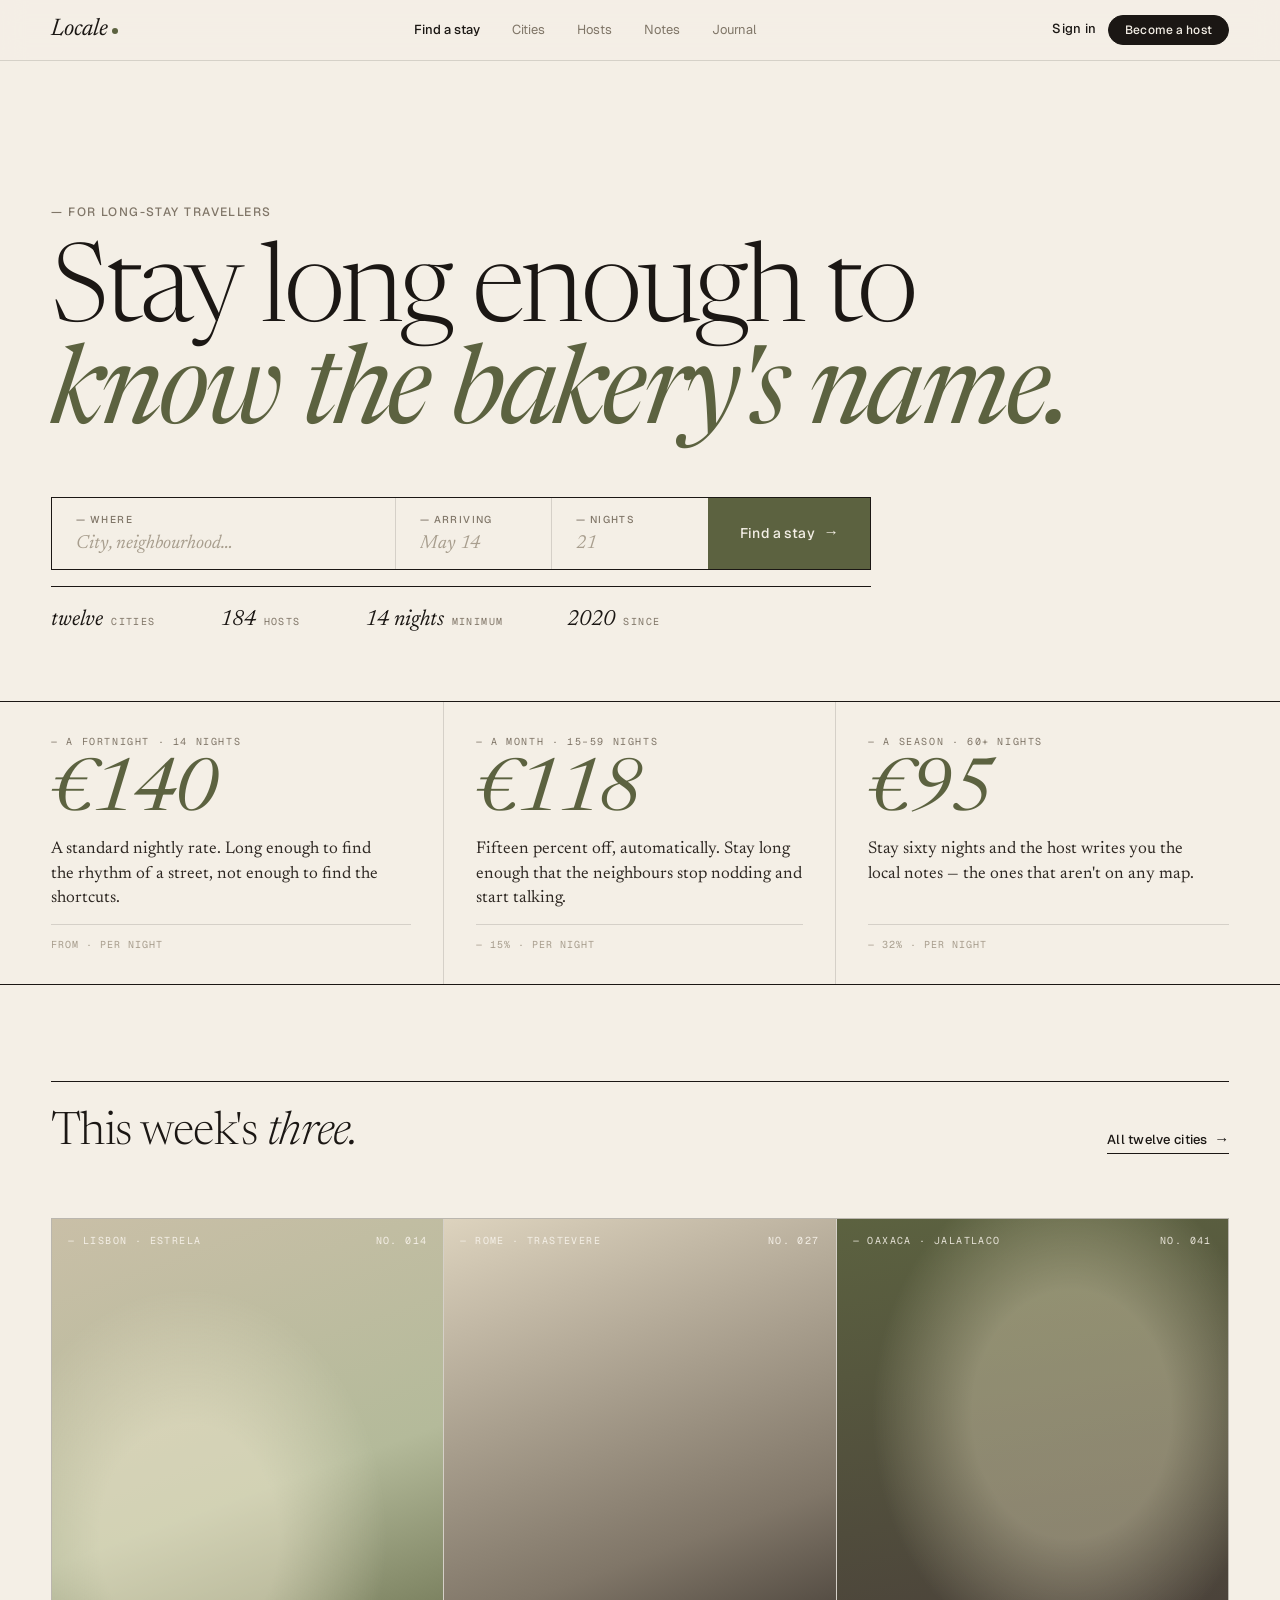
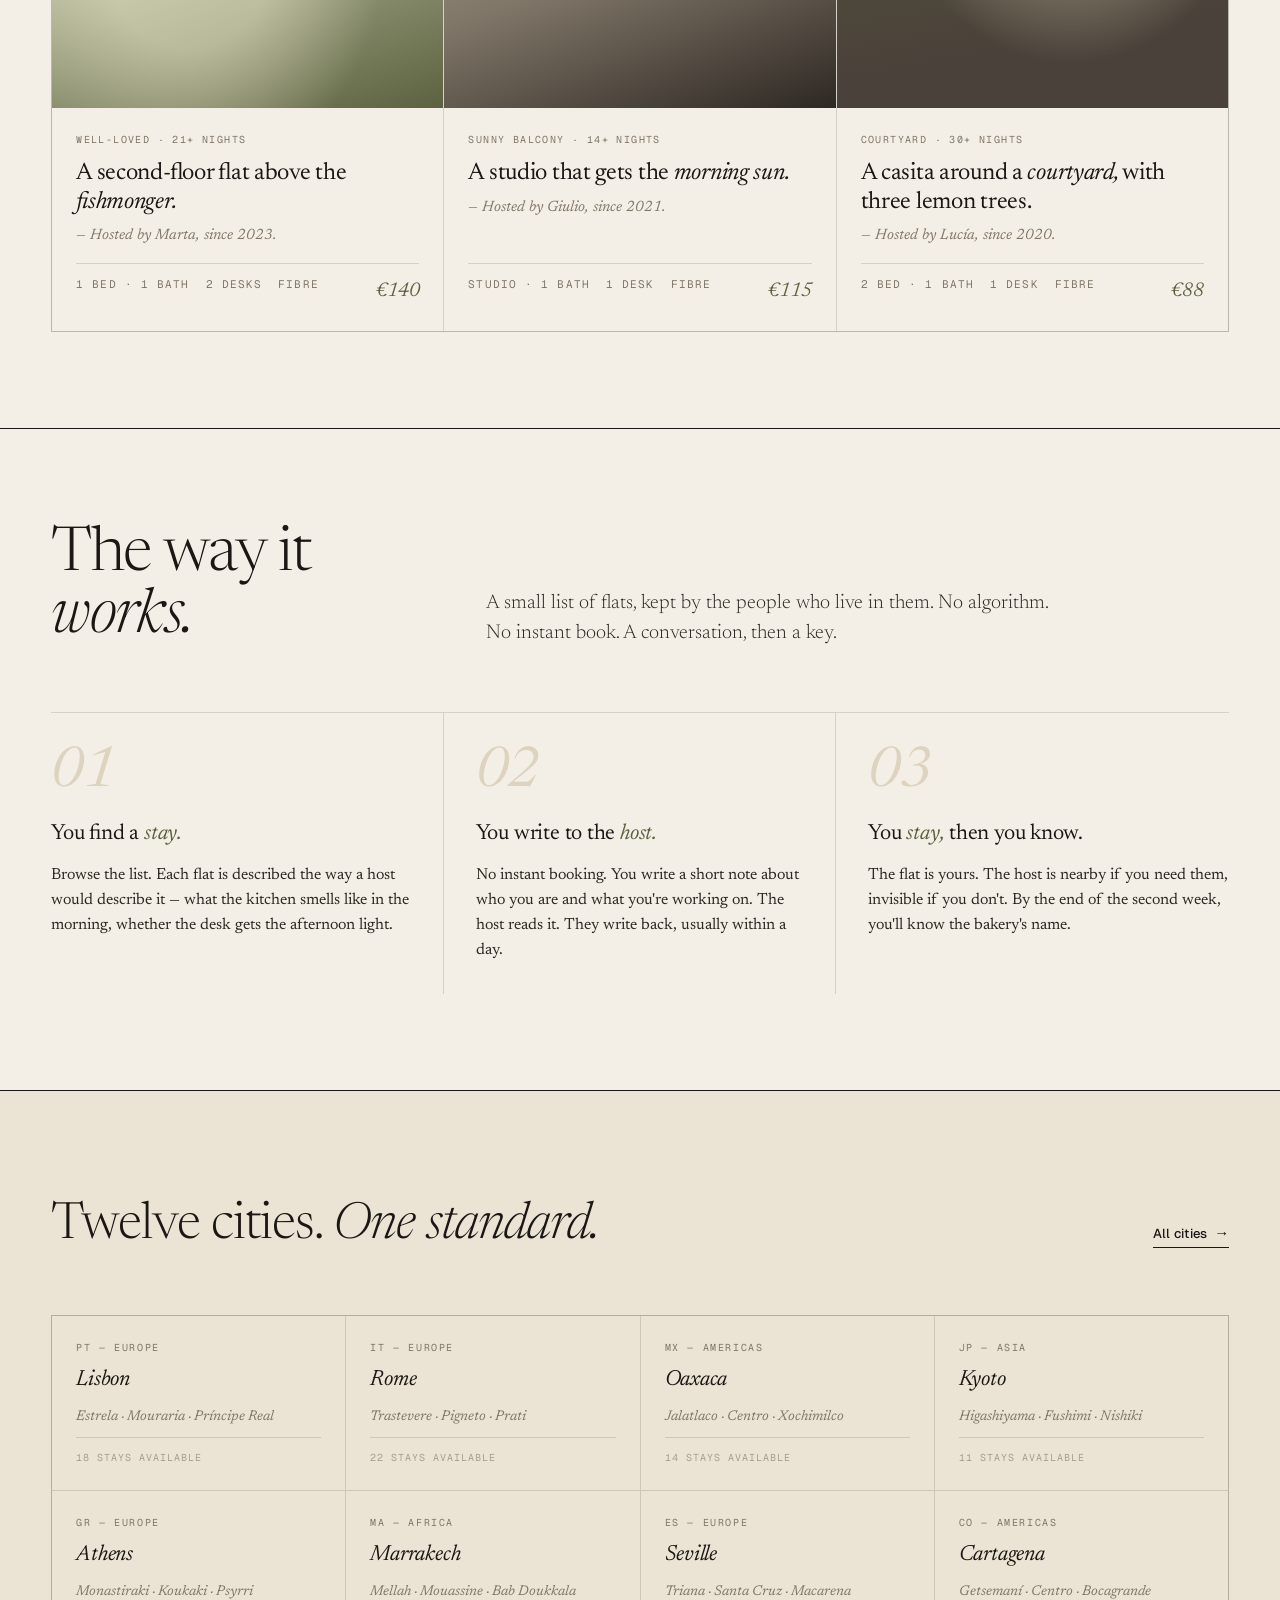
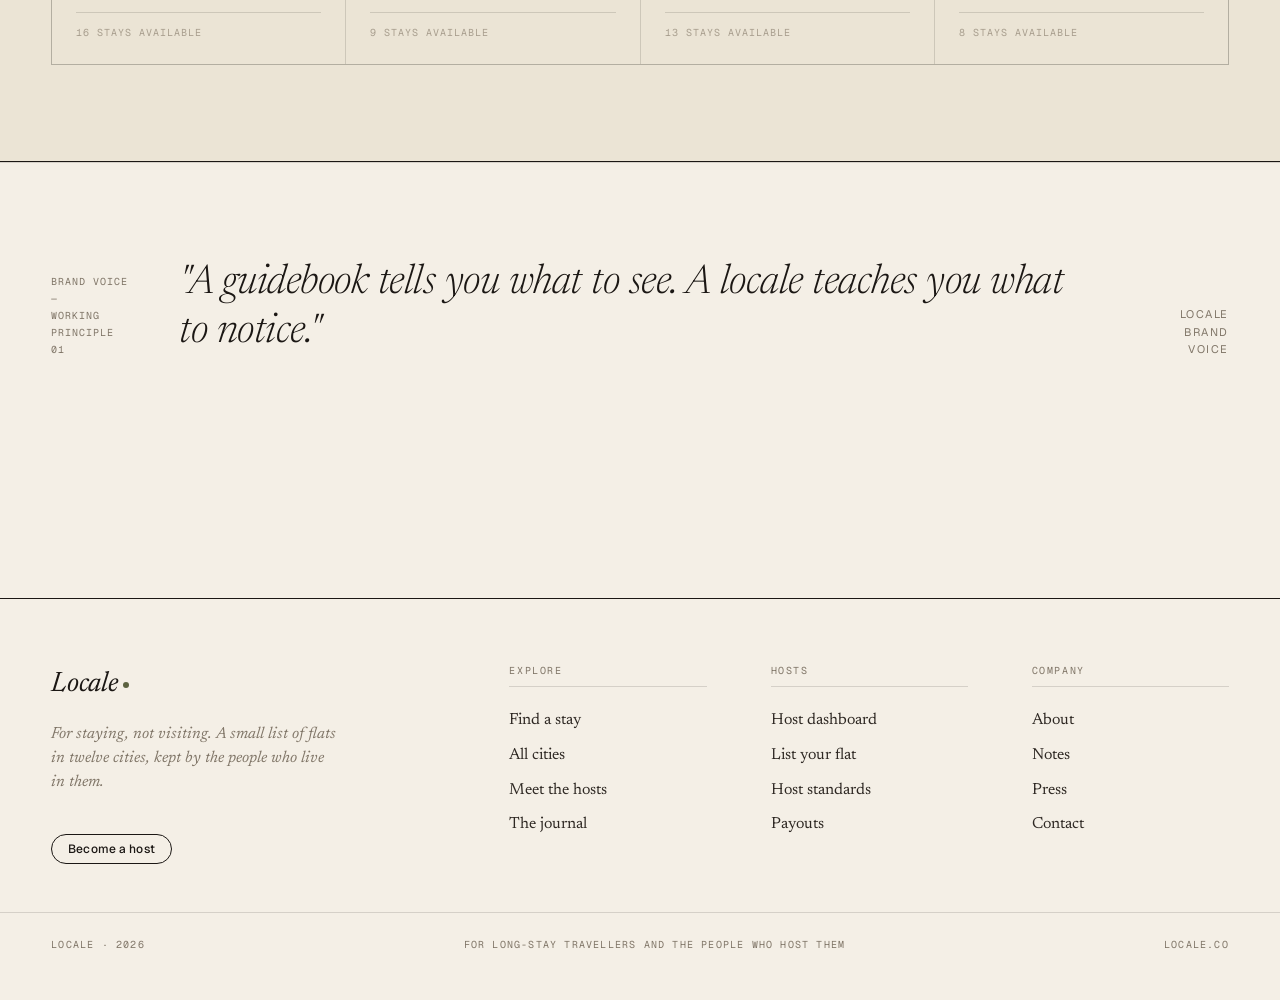
<file: marketing.html>
<!doctype html>
<html lang="en">
<head>
<meta charset="utf-8">
<title>Locale — Find a stay</title>
<meta name="viewport" content="width=device-width, initial-scale=1">
<link rel="preconnect" href="https://fonts.googleapis.com">
<link rel="preconnect" href="https://fonts.gstatic.com" crossorigin>
<link rel="stylesheet" href="css/locale.css">
<style>

/* ── Hero ─────────────────────────────────────────────────── */
.hero {
  padding: var(--s-10) var(--gutter) var(--s-8);
  max-width: var(--measure);
  margin: 0 auto;
  display: grid;
  grid-template-columns: 1fr;
  gap: var(--s-7);
}
.hero__hed {
  font-family: var(--serif);
  font-size: clamp(60px, 8.5vw, 124px);
  font-weight: 300;
  line-height: 0.94;
  letter-spacing: -0.03em;
  max-width: 16ch;
}
.hero__hed em { font-style: italic; font-weight: 400; color: var(--clay); }

/* Search bar */
.search-bar {
  display: grid;
  grid-template-columns: 2.2fr 1fr 1fr auto;
  border: 1px solid var(--ink);
  background: var(--paper);
  max-width: 820px;
}
.search-bar .field {
  padding: 14px var(--s-5);
  border-right: 1px solid var(--rule);
  gap: 4px;
}
.search-bar .field:last-of-type { border-right: 0; }
.search-bar .field__label { font-size: 10px; }
.search-bar .field__input {
  border-bottom: 0;
  padding: 2px 0;
  font-size: 19px;
}
.search-bar .btn {
  border-radius: 0;
  padding: 0 var(--s-6);
  border: 0;
  background: var(--clay);
  color: var(--paper);
  font-size: 14px;
}
.search-bar .btn:hover { background: var(--clay-deep); }

/* Stats strip */
.stats {
  display: flex;
  gap: var(--s-8);
  border-top: 1px solid var(--ink);
  padding-top: var(--s-4);
  max-width: 820px;
  margin-top: var(--s-4);
}
.stats__item { display: flex; align-items: baseline; gap: 8px; }
.stats__num {
  font-family: var(--serif);
  font-style: italic;
  font-size: 22px;
  color: var(--ink);
}
.stats__lbl {
  font-family: var(--mono);
  font-size: 10px;
  text-transform: uppercase;
  letter-spacing: 0.14em;
  color: var(--mute);
}

/* ── Pricing strip ────────────────────────────────────────── */
.pricing {
  border-top: 1px solid var(--ink);
  border-bottom: 1px solid var(--ink);
}
.pricing__inner {
  max-width: var(--measure);
  margin: 0 auto;
  padding: 0 var(--gutter);
  display: grid;
  grid-template-columns: repeat(3, 1fr);
}
.pricing__tier {
  padding: var(--s-6) 0;
  border-right: 1px solid var(--rule);
  padding-right: var(--s-6);
  padding-left: var(--s-6);
  display: flex;
  flex-direction: column;
  gap: var(--s-3);
}
.pricing__tier:first-child { padding-left: 0; }
.pricing__tier:last-child  { border-right: 0; padding-right: 0; }
.pricing__badge {
  font-family: var(--mono);
  font-size: 10px;
  text-transform: uppercase;
  letter-spacing: 0.16em;
  color: var(--mute);
}
.pricing__num {
  font-family: var(--serif);
  font-style: italic;
  font-size: 72px;
  line-height: 0.9;
  letter-spacing: -0.025em;
  color: var(--clay);
}
.pricing__desc {
  font-family: var(--serif);
  font-size: 17px;
  line-height: 1.45;
  color: var(--ink-2);
  max-width: 34ch;
}
.pricing__note {
  font-family: var(--mono);
  font-size: 10px;
  text-transform: uppercase;
  letter-spacing: 0.1em;
  color: var(--mute-2);
  margin-top: auto;
  padding-top: var(--s-3);
  border-top: 1px solid var(--rule);
}

/* ── Featured stays ───────────────────────────────────────── */
.stays-section {
  max-width: var(--measure);
  margin: 0 auto;
  padding: var(--s-9) var(--gutter);
}
.stays-header {
  display: grid;
  grid-template-columns: 1fr auto;
  align-items: baseline;
  border-top: 1px solid var(--ink);
  padding-top: var(--s-4);
  margin-bottom: var(--s-7);
}
.stays-header h2 {
  font-family: var(--serif);
  font-size: clamp(32px, 3.6vw, 48px);
  font-weight: 300;
  letter-spacing: -0.018em;
}
.stays-header h2 em { font-style: italic; }

.stays-grid {
  display: grid;
  grid-template-columns: repeat(3, 1fr);
  gap: 1px;
  background: var(--rule);
  border: 1px solid var(--rule);
}
.stay-card {
  background: var(--paper);
  display: flex;
  flex-direction: column;
  transition: background .15s ease;
}
.stay-card:hover { background: var(--paper-2); }
.stay-card__photo {
  aspect-ratio: 4 / 5;
  position: relative;
  overflow: hidden;
}
.stay-card:nth-child(1) .stay-card__photo {
  background:
    radial-gradient(ellipse at 35% 65%, rgba(255,245,220,0.4) 0 25%, transparent 55%),
    linear-gradient(160deg, #C9BFA7 0%, #B4BA9A 55%, #5C6240 100%);
}
.stay-card:nth-child(2) .stay-card__photo {
  background: linear-gradient(160deg, #DDD3BE 0%, #807668 65%, #2E2823 100%);
}
.stay-card:nth-child(3) .stay-card__photo {
  background:
    radial-gradient(ellipse at 60% 40%, rgba(255,245,210,0.35) 0 30%, transparent 60%),
    linear-gradient(170deg, #5C6240 0%, #4A413A 85%);
}
.stay-card__photo-meta {
  position: absolute;
  top: 14px; left: 16px; right: 16px;
  display: flex;
  justify-content: space-between;
  align-items: baseline;
  color: var(--paper);
  font-family: var(--mono);
  font-size: 10px;
  letter-spacing: 0.14em;
  text-transform: uppercase;
}
.stay-card__body { padding: var(--s-5); display: flex; flex-direction: column; flex: 1; }
.stay-card__eyebrow {
  font-family: var(--mono);
  font-size: 10px;
  text-transform: uppercase;
  letter-spacing: 0.14em;
  color: var(--mute);
  margin-bottom: var(--s-3);
}
.stay-card__title {
  font-family: var(--serif);
  font-size: 24px;
  font-weight: 400;
  line-height: 1.18;
  letter-spacing: -0.012em;
  margin-bottom: var(--s-2);
}
.stay-card__title em { font-style: italic; }
.stay-card__host {
  font-family: var(--serif);
  font-style: italic;
  font-size: 15px;
  color: var(--mute);
  margin-bottom: var(--s-4);
}
.stay-card__details {
  display: flex;
  gap: var(--s-4);
  font-family: var(--mono);
  font-size: 11px;
  color: var(--mute);
  text-transform: uppercase;
  letter-spacing: 0.1em;
  margin-top: auto;
  border-top: 1px solid var(--rule);
  padding-top: var(--s-3);
  flex-wrap: wrap;
}
.stay-card__price {
  margin-left: auto;
  font-family: var(--serif);
  font-style: italic;
  font-size: 20px;
  color: var(--clay);
  letter-spacing: -0.01em;
}

/* ── How it works ─────────────────────────────────────────── */
.how {
  border-top: 1px solid var(--ink);
  padding-block: var(--s-9);
}
.how__inner {
  max-width: var(--measure);
  margin: 0 auto;
  padding: 0 var(--gutter);
}
.how__head {
  display: grid;
  grid-template-columns: 1fr 2fr;
  gap: var(--s-8);
  margin-bottom: var(--s-8);
  align-items: end;
}
.how__hed {
  font-family: var(--serif);
  font-size: clamp(40px, 4.8vw, 64px);
  font-weight: 300;
  line-height: 1;
  letter-spacing: -0.022em;
}
.how__hed em { font-style: italic; }
.how__intro {
  font-family: var(--serif);
  font-size: 20px;
  font-weight: 300;
  line-height: 1.5;
  color: var(--ink-2);
  max-width: 52ch;
}
.how__steps {
  display: grid;
  grid-template-columns: repeat(3, 1fr);
  gap: 0;
  border-top: 1px solid var(--rule);
}
.how__step {
  padding: var(--s-6) var(--s-6) var(--s-6) 0;
  border-right: 1px solid var(--rule);
}
.how__step:last-child { border-right: 0; padding-right: 0; }
.how__step:not(:first-child) { padding-left: var(--s-6); }
.how__step-num {
  font-family: var(--serif);
  font-style: italic;
  font-size: 56px;
  line-height: 1;
  color: var(--paper-3);
  letter-spacing: -0.03em;
  margin-bottom: var(--s-4);
}
.how__step-title {
  font-family: var(--serif);
  font-size: 22px;
  font-weight: 400;
  letter-spacing: -0.01em;
  margin-bottom: var(--s-3);
}
.how__step-title em { font-style: italic; color: var(--clay); }
.how__step-body {
  font-family: var(--serif);
  font-size: 16px;
  line-height: 1.55;
  color: var(--ink-2);
}

/* ── Cities ───────────────────────────────────────────────── */
.cities {
  background: var(--paper-2);
  border-top: 1px solid var(--ink);
  border-bottom: 1px solid var(--ink);
  padding-block: var(--s-9);
}
.cities__inner {
  max-width: var(--measure);
  margin: 0 auto;
  padding: 0 var(--gutter);
}
.cities__head {
  display: grid;
  grid-template-columns: 1fr auto;
  align-items: baseline;
  margin-bottom: var(--s-7);
}
.cities__hed {
  font-family: var(--serif);
  font-size: clamp(36px, 4vw, 54px);
  font-weight: 300;
  letter-spacing: -0.02em;
}
.cities__hed em { font-style: italic; }
.cities-grid {
  display: grid;
  grid-template-columns: repeat(4, 1fr);
  gap: 1px;
  background: var(--rule);
  border: 1px solid var(--rule);
}
.city-item {
  background: var(--paper-2);
  padding: var(--s-5);
  display: flex;
  flex-direction: column;
  gap: var(--s-2);
  transition: background .15s ease;
  cursor: pointer;
}
.city-item:hover { background: var(--paper); }
.city-item__flag {
  font-family: var(--mono);
  font-size: 10px;
  text-transform: uppercase;
  letter-spacing: 0.16em;
  color: var(--mute);
}
.city-item__name {
  font-family: var(--serif);
  font-size: 22px;
  font-weight: 400;
  letter-spacing: -0.01em;
}
.city-item__name em { font-style: italic; }
.city-item__sub {
  font-family: var(--serif);
  font-style: italic;
  font-size: 14px;
  color: var(--mute);
  margin-top: 2px;
}
.city-item__count {
  font-family: var(--mono);
  font-size: 10px;
  text-transform: uppercase;
  letter-spacing: 0.1em;
  color: var(--mute-2);
  margin-top: auto;
  padding-top: var(--s-3);
  border-top: 1px solid var(--rule);
}

/* ── Epigraph / quote ─────────────────────────────────────── */
.epigraph-block {
  padding: var(--s-9) 0;
  border-top: 1px solid var(--rule);
}
.epigraph-block__inner {
  max-width: var(--measure);
  margin: 0 auto;
  padding: 0 var(--gutter);
  display: grid;
  grid-template-columns: 80px 1fr 80px;
  gap: var(--s-7);
  align-items: end;
}
.epigraph-block__sidenote {
  font-family: var(--mono);
  font-size: 10px;
  text-transform: uppercase;
  letter-spacing: 0.1em;
  color: var(--mute);
  line-height: 1.7;
  align-self: end;
}
.epigraph-block__quote {
  font-family: var(--serif);
  font-style: italic;
  font-weight: 300;
  font-size: clamp(26px, 3.2vw, 42px);
  line-height: 1.2;
  letter-spacing: -0.012em;
  color: var(--ink);
  margin: 0;
  text-wrap: pretty;
}
.epigraph-block__attr {
  font-family: var(--sans);
  font-size: 11px;
  text-transform: uppercase;
  letter-spacing: 0.14em;
  color: var(--mute);
  text-align: right;
  align-self: end;
}

/* ── Responsive ───────────────────────────────────────────── */
@media (max-width: 1024px) {
  .pricing__inner  { grid-template-columns: 1fr 1fr; }
  .pricing__tier:nth-child(2) { border-right: 0; padding-right: 0; }
  .pricing__tier:nth-child(3) { padding-left: 0; border-right: 0; }
  .stays-grid  { grid-template-columns: 1fr 1fr; }
  .cities-grid { grid-template-columns: repeat(3, 1fr); }
  .how__steps  { grid-template-columns: 1fr 1fr; }
  .how__head   { grid-template-columns: 1fr; }
  .site-footer__inner { grid-template-columns: 1fr 1fr; gap: var(--s-6); }
}

@media (max-width: 700px) {
  .search-bar { grid-template-columns: 1fr; }
  .search-bar .field { border-right: 0; border-bottom: 1px solid var(--rule); }
  .search-bar .btn   { border-radius: 0; padding: var(--s-4); }
  .pricing__inner  { grid-template-columns: 1fr; }
  .pricing__tier   { border-right: 0; border-bottom: 1px solid var(--rule); padding: var(--s-6) 0 !important; }
  .stays-grid  { grid-template-columns: 1fr; }
  .how__steps  { grid-template-columns: 1fr; }
  .how__step   { border-right: 0; border-bottom: 1px solid var(--rule); padding: var(--s-5) 0 !important; }
  .cities-grid { grid-template-columns: 1fr 1fr; }
  .epigraph-block__inner { grid-template-columns: 1fr; }
  .epigraph-block__sidenote,
  .epigraph-block__attr { display: none; }
  .topnav__links { display: none; }
  .site-footer__inner { grid-template-columns: 1fr; }
}
</style>
</head>
<body>

<!-- ── Site nav ──────────────────────────────────────────────── -->
<nav class="topnav">
  <div class="topnav__inner">
    <a href="marketing.html" class="topnav__brand">Locale<span class="dot"></span></a>
    <div class="topnav__links">
      <a href="marketing.html" class="is-current">Find a stay</a>
      <a href="#">Cities</a>
      <a href="#">Hosts</a>
      <a href="#">Notes</a>
      <a href="#">Journal</a>
    </div>
    <div class="topnav__cta">
      <a href="dashboard.html" class="link-arrow" style="border: 0;">Sign in</a>
      <button class="btn btn--small">Become a host</button>
    </div>
  </div>
</nav>

<!-- ── Hero ──────────────────────────────────────────────────── -->
<section class="hero">
  <div>
    <div class="t-cap" style="margin-bottom: var(--s-5);">— For long-stay travellers</div>
    <h1 class="hero__hed">Stay long enough to <em>know the bakery's name.</em></h1>
  </div>
  <div>
    <div class="search-bar">
      <div class="field">
        <span class="field__label">— Where</span>
        <input class="field__input" type="text" placeholder="City, neighbourhood…">
      </div>
      <div class="field">
        <span class="field__label">— Arriving</span>
        <input class="field__input" type="text" placeholder="May 14">
      </div>
      <div class="field">
        <span class="field__label">— Nights</span>
        <input class="field__input" type="text" placeholder="21">
      </div>
      <button class="btn">Find a stay <span class="arrow">→</span></button>
    </div>
    <div class="stats">
      <div class="stats__item">
        <span class="stats__num">twelve</span>
        <span class="stats__lbl">cities</span>
      </div>
      <div class="stats__item">
        <span class="stats__num">184</span>
        <span class="stats__lbl">hosts</span>
      </div>
      <div class="stats__item">
        <span class="stats__num">14 nights</span>
        <span class="stats__lbl">minimum</span>
      </div>
      <div class="stats__item">
        <span class="stats__num">2020</span>
        <span class="stats__lbl">since</span>
      </div>
    </div>
  </div>
</section>

<!-- ── Pricing strip ─────────────────────────────────────────── -->
<div class="pricing">
  <div class="pricing__inner">
    <div class="pricing__tier">
      <span class="pricing__badge">— A fortnight · 14 nights</span>
      <span class="pricing__num">€140</span>
      <p class="pricing__desc">A standard nightly rate. Long enough to find the rhythm of a street, not enough to find the shortcuts.</p>
      <span class="pricing__note">From · per night</span>
    </div>
    <div class="pricing__tier">
      <span class="pricing__badge">— A month · 15–59 nights</span>
      <span class="pricing__num">€118</span>
      <p class="pricing__desc">Fifteen percent off, automatically. Stay long enough that the neighbours stop nodding and start talking.</p>
      <span class="pricing__note">— 15% · per night</span>
    </div>
    <div class="pricing__tier">
      <span class="pricing__badge">— A season · 60+ nights</span>
      <span class="pricing__num">€95</span>
      <p class="pricing__desc">Stay sixty nights and the host writes you the local notes — the ones that aren't on any map.</p>
      <span class="pricing__note">— 32% · per night</span>
    </div>
  </div>
</div>

<!-- ── Featured stays ────────────────────────────────────────── -->
<section class="stays-section">
  <header class="stays-header">
    <h2>This week's <em>three.</em></h2>
    <a class="link-arrow">All twelve cities <span class="arrow">→</span></a>
  </header>

  <div class="stays-grid">
    <a href="stay.html" class="stay-card">
      <div class="stay-card__photo">
        <div class="stay-card__photo-meta">
          <span>— Lisbon · Estrela</span>
          <span>No. 014</span>
        </div>
      </div>
      <div class="stay-card__body">
        <div class="stay-card__eyebrow">Well-loved · 21+ nights</div>
        <h3 class="stay-card__title">A second-floor flat above the <em>fishmonger.</em></h3>
        <p class="stay-card__host">— Hosted by Marta, since 2023.</p>
        <div class="stay-card__details">
          <span>1 bed · 1 bath</span>
          <span>2 desks</span>
          <span>fibre</span>
          <span class="stay-card__price">€140</span>
        </div>
      </div>
    </a>
    <a href="stay.html" class="stay-card">
      <div class="stay-card__photo">
        <div class="stay-card__photo-meta">
          <span>— Rome · Trastevere</span>
          <span>No. 027</span>
        </div>
      </div>
      <div class="stay-card__body">
        <div class="stay-card__eyebrow">Sunny balcony · 14+ nights</div>
        <h3 class="stay-card__title">A studio that gets the <em>morning sun.</em></h3>
        <p class="stay-card__host">— Hosted by Giulio, since 2021.</p>
        <div class="stay-card__details">
          <span>studio · 1 bath</span>
          <span>1 desk</span>
          <span>fibre</span>
          <span class="stay-card__price">€115</span>
        </div>
      </div>
    </a>
    <a href="stay.html" class="stay-card">
      <div class="stay-card__photo">
        <div class="stay-card__photo-meta" style="color: rgba(244,239,230,0.9);">
          <span>— Oaxaca · Jalatlaco</span>
          <span>No. 041</span>
        </div>
      </div>
      <div class="stay-card__body">
        <div class="stay-card__eyebrow">Courtyard · 30+ nights</div>
        <h3 class="stay-card__title">A casita around a <em>courtyard,</em> with three lemon trees.</h3>
        <p class="stay-card__host">— Hosted by Lucía, since 2020.</p>
        <div class="stay-card__details">
          <span>2 bed · 1 bath</span>
          <span>1 desk</span>
          <span>fibre</span>
          <span class="stay-card__price">€88</span>
        </div>
      </div>
    </a>
  </div>
</section>

<!-- ── How it works ───────────────────────────────────────────── -->
<div class="how">
  <div class="how__inner">
    <div class="how__head">
      <h2 class="how__hed">The way it <em>works.</em></h2>
      <p class="how__intro">A small list of flats, kept by the people who live in them. No algorithm. No instant book. A conversation, then a key.</p>
    </div>
    <div class="how__steps">
      <div class="how__step">
        <div class="how__step-num">01</div>
        <h3 class="how__step-title">You find a <em>stay.</em></h3>
        <p class="how__step-body">Browse the list. Each flat is described the way a host would describe it — what the kitchen smells like in the morning, whether the desk gets the afternoon light.</p>
      </div>
      <div class="how__step">
        <div class="how__step-num">02</div>
        <h3 class="how__step-title">You write to the <em>host.</em></h3>
        <p class="how__step-body">No instant booking. You write a short note about who you are and what you're working on. The host reads it. They write back, usually within a day.</p>
      </div>
      <div class="how__step">
        <div class="how__step-num">03</div>
        <h3 class="how__step-title">You <em>stay,</em> then you know.</h3>
        <p class="how__step-body">The flat is yours. The host is nearby if you need them, invisible if you don't. By the end of the second week, you'll know the bakery's name.</p>
      </div>
    </div>
  </div>
</div>

<!-- ── Cities ─────────────────────────────────────────────────── -->
<div class="cities">
  <div class="cities__inner">
    <div class="cities__head">
      <h2 class="cities__hed">Twelve cities. <em>One standard.</em></h2>
      <a class="link-arrow">All cities <span class="arrow">→</span></a>
    </div>
    <div class="cities-grid">
      <div class="city-item">
        <span class="city-item__flag">PT — Europe</span>
        <span class="city-item__name"><em>Lisbon</em></span>
        <span class="city-item__sub">Estrela · Mouraria · Príncipe Real</span>
        <span class="city-item__count">18 stays available</span>
      </div>
      <div class="city-item">
        <span class="city-item__flag">IT — Europe</span>
        <span class="city-item__name"><em>Rome</em></span>
        <span class="city-item__sub">Trastevere · Pigneto · Prati</span>
        <span class="city-item__count">22 stays available</span>
      </div>
      <div class="city-item">
        <span class="city-item__flag">MX — Americas</span>
        <span class="city-item__name"><em>Oaxaca</em></span>
        <span class="city-item__sub">Jalatlaco · Centro · Xochimilco</span>
        <span class="city-item__count">14 stays available</span>
      </div>
      <div class="city-item">
        <span class="city-item__flag">JP — Asia</span>
        <span class="city-item__name"><em>Kyoto</em></span>
        <span class="city-item__sub">Higashiyama · Fushimi · Nishiki</span>
        <span class="city-item__count">11 stays available</span>
      </div>
      <div class="city-item">
        <span class="city-item__flag">GR — Europe</span>
        <span class="city-item__name"><em>Athens</em></span>
        <span class="city-item__sub">Monastiraki · Koukaki · Psyrri</span>
        <span class="city-item__count">16 stays available</span>
      </div>
      <div class="city-item">
        <span class="city-item__flag">MA — Africa</span>
        <span class="city-item__name"><em>Marrakech</em></span>
        <span class="city-item__sub">Mellah · Mouassine · Bab Doukkala</span>
        <span class="city-item__count">9 stays available</span>
      </div>
      <div class="city-item">
        <span class="city-item__flag">ES — Europe</span>
        <span class="city-item__name"><em>Seville</em></span>
        <span class="city-item__sub">Triana · Santa Cruz · Macarena</span>
        <span class="city-item__count">13 stays available</span>
      </div>
      <div class="city-item">
        <span class="city-item__flag">CO — Americas</span>
        <span class="city-item__name"><em>Cartagena</em></span>
        <span class="city-item__sub">Getsemaní · Centro · Bocagrande</span>
        <span class="city-item__count">8 stays available</span>
      </div>
    </div>
  </div>
</div>

<!-- ── Epigraph ───────────────────────────────────────────────── -->
<div class="epigraph-block">
  <div class="epigraph-block__inner">
    <div class="epigraph-block__sidenote">
      Brand voice —<br>
      Working<br>
      principle 01
    </div>
    <blockquote class="epigraph-block__quote">
      "A guidebook tells you what to see. A locale teaches you what to <em>notice.</em>"
    </blockquote>
    <div class="epigraph-block__attr">
      Locale<br>
      Brand voice
    </div>
  </div>
</div>

<!-- ── Footer ─────────────────────────────────────────────────── -->
<footer class="site-footer">
  <div class="site-footer__inner">
    <div>
      <div class="site-footer__brand">Locale<span class="dot"></span></div>
      <p class="site-footer__tagline">For staying, not visiting. A small list of flats in twelve cities, kept by the people who live in them.</p>
      <button class="btn btn--ghost btn--small" style="margin-top: var(--s-4);">Become a host</button>
    </div>
    <div class="site-footer__col">
      <div class="site-footer__col-head">Explore</div>
      <a href="#">Find a stay</a>
      <a href="#">All cities</a>
      <a href="#">Meet the hosts</a>
      <a href="#">The journal</a>
    </div>
    <div class="site-footer__col">
      <div class="site-footer__col-head">Hosts</div>
      <a href="dashboard.html">Host dashboard</a>
      <a href="#">List your flat</a>
      <a href="#">Host standards</a>
      <a href="#">Payouts</a>
    </div>
    <div class="site-footer__col">
      <div class="site-footer__col-head">Company</div>
      <a href="#">About</a>
      <a href="#">Notes</a>
      <a href="#">Press</a>
      <a href="#">Contact</a>
    </div>
  </div>
  <div class="site-footer__bottom">
    <span>Locale · 2026</span>
    <span>For long-stay travellers and the people who host them</span>
    <span>locale.co</span>
  </div>
</footer>

</body>
</html>
</file>
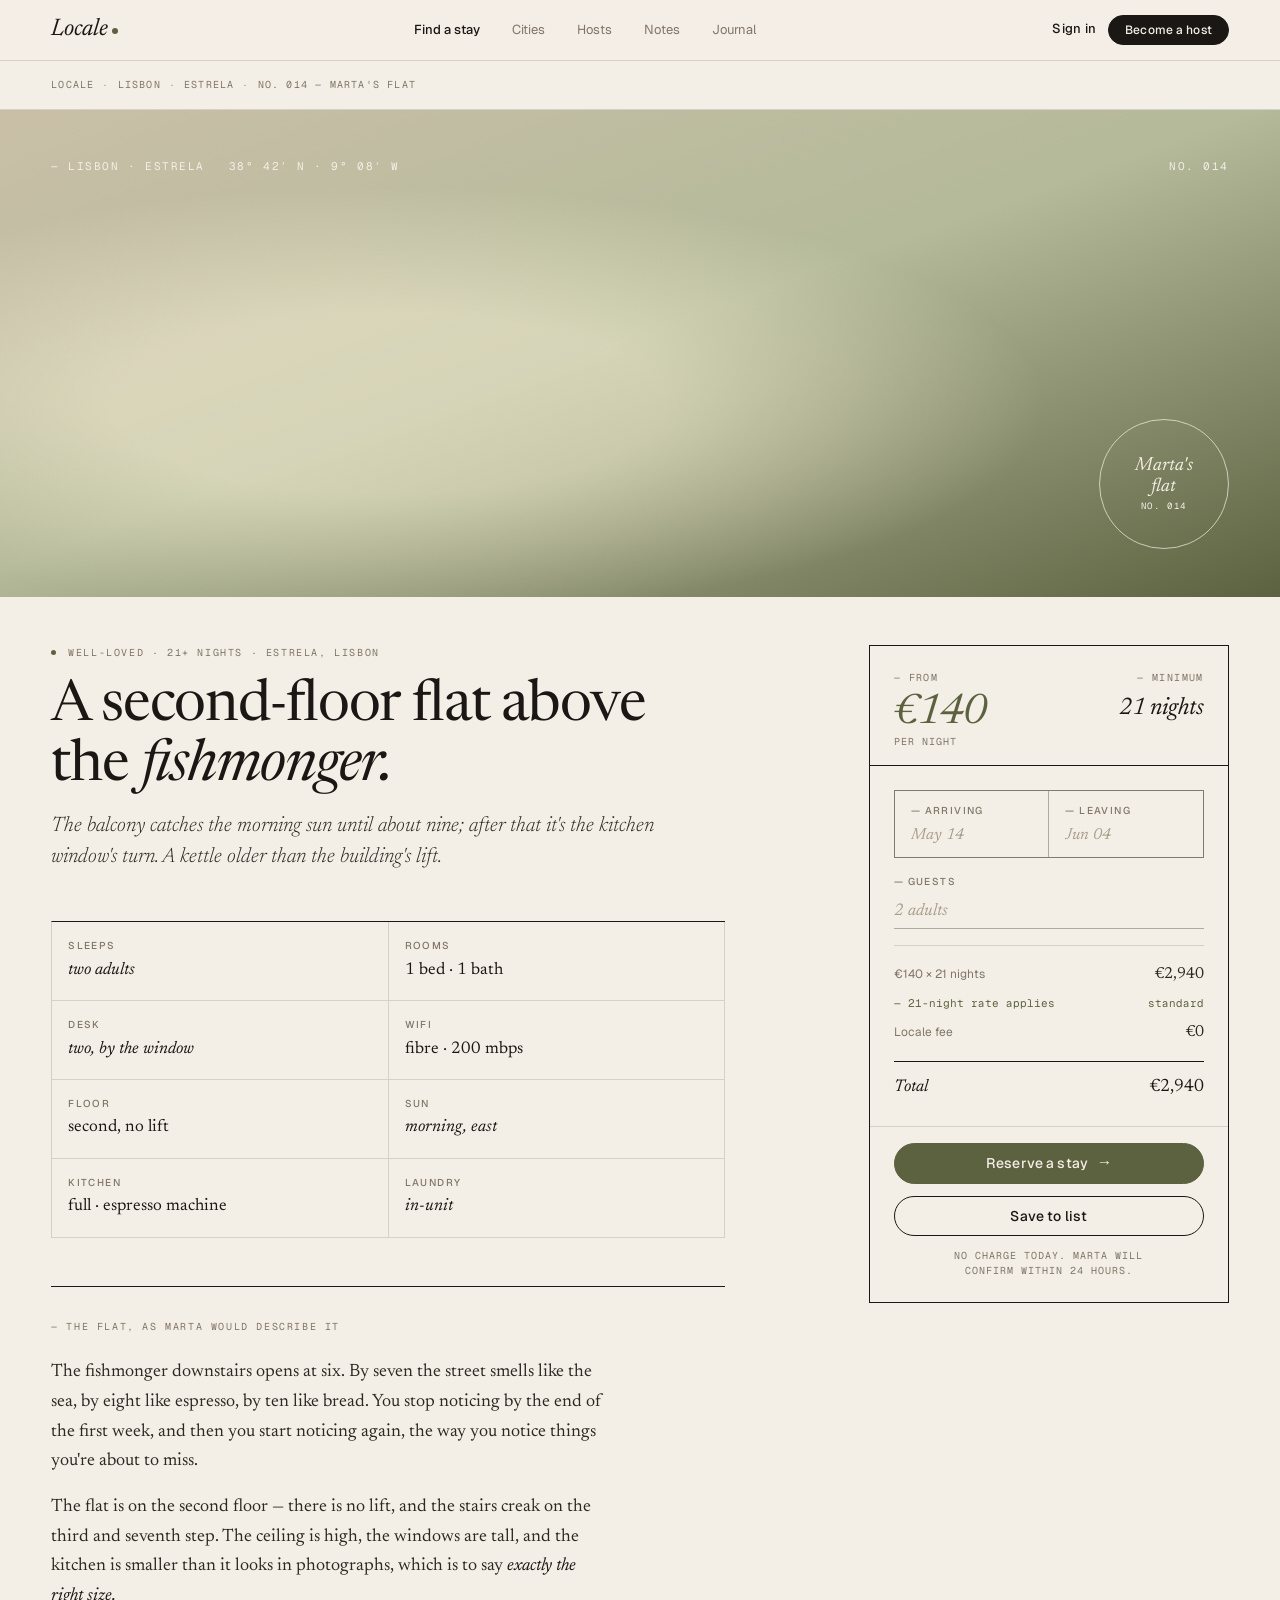
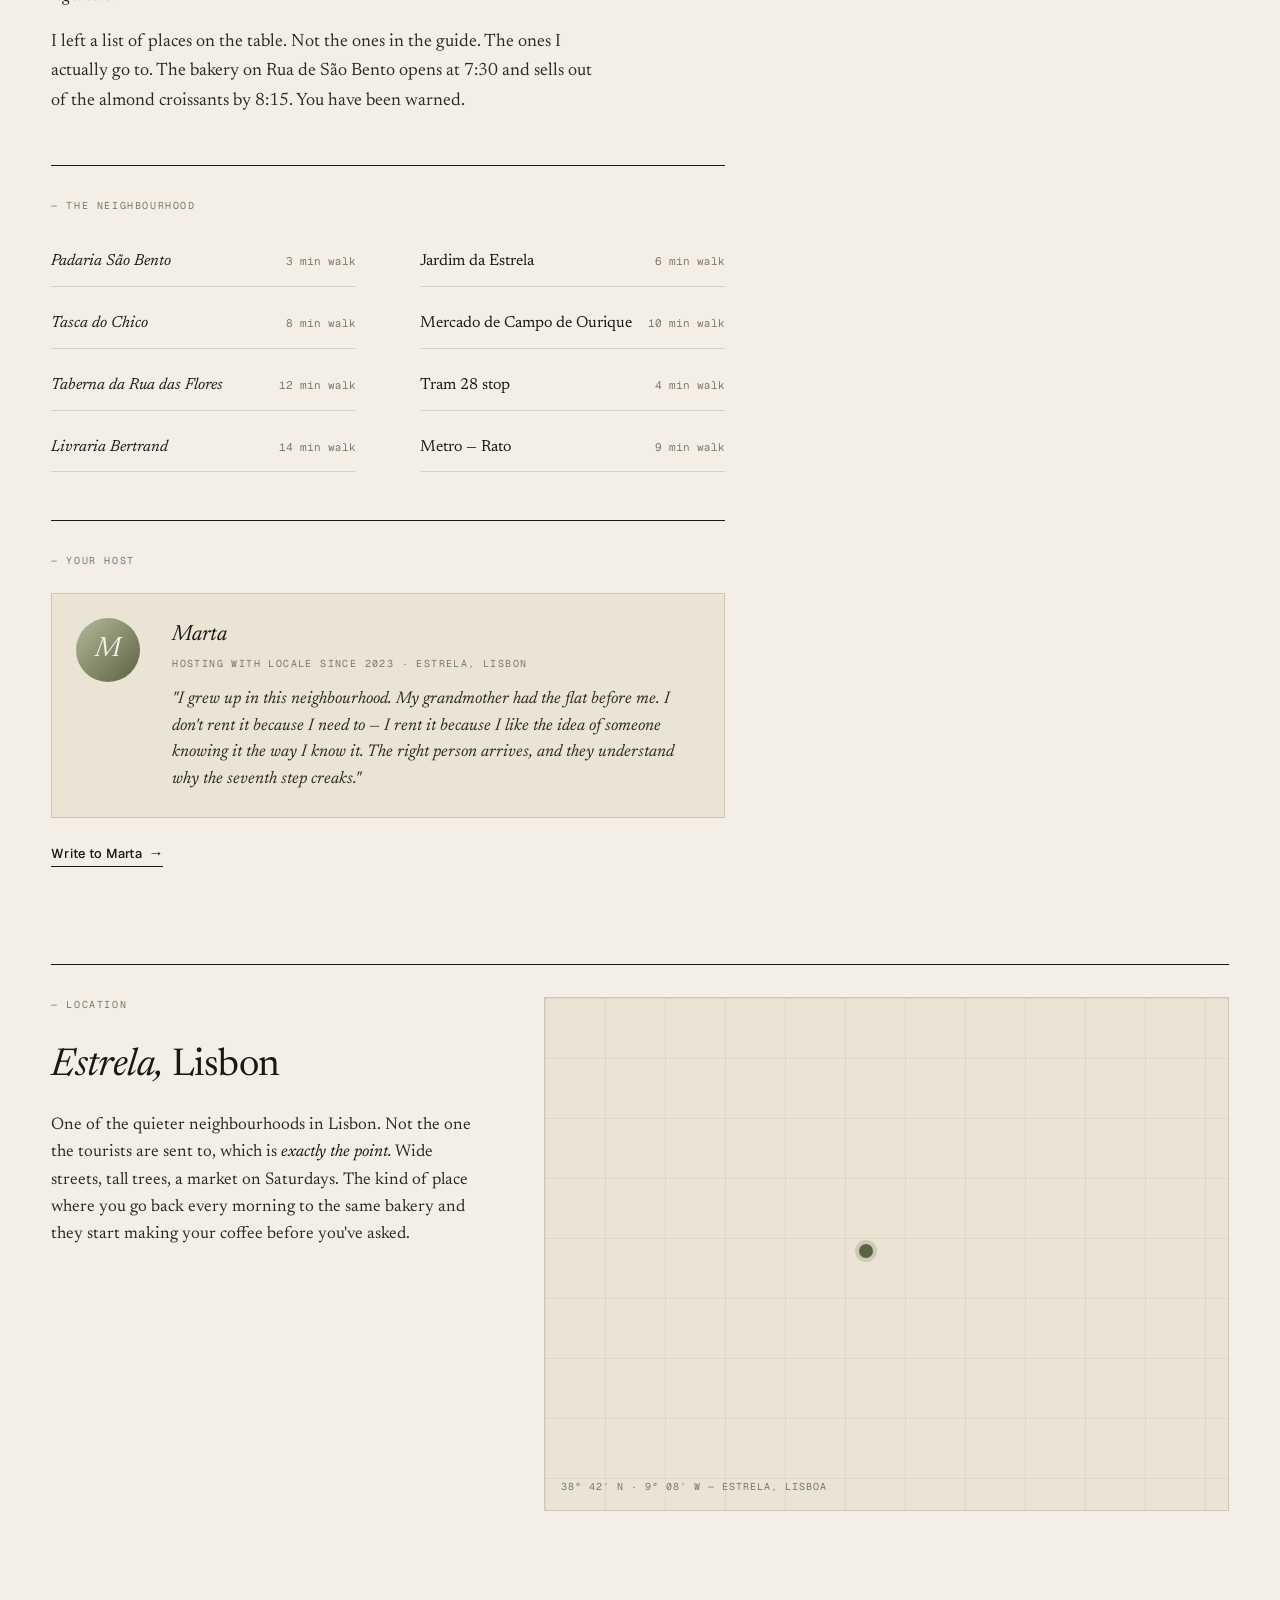
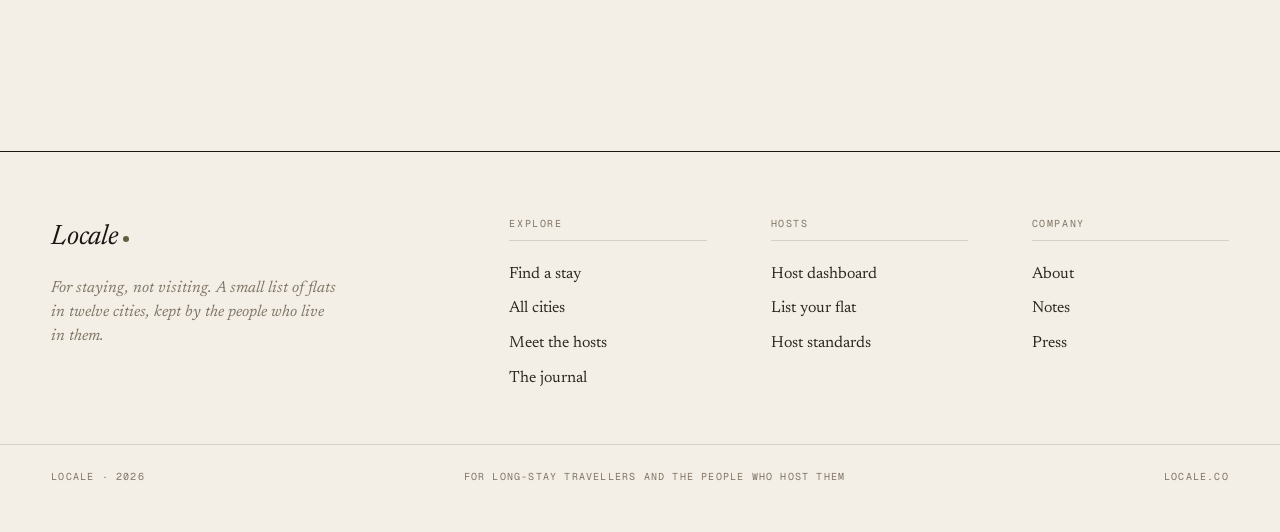
<file: stay.html>
<!doctype html>
<html lang="en">
<head>
<meta charset="utf-8">
<title>Locale — Marta's flat · Lisbon, Estrela · No. 014</title>
<meta name="viewport" content="width=device-width, initial-scale=1">
<link rel="preconnect" href="https://fonts.googleapis.com">
<link rel="preconnect" href="https://fonts.gstatic.com" crossorigin>
<link rel="stylesheet" href="css/locale.css">
<style>

/* ── Breadcrumb ───────────────────────────────────────────── */
.breadcrumb {
  max-width: var(--measure);
  margin: 0 auto;
  padding: var(--s-4) var(--gutter);
  display: flex;
  gap: var(--s-2);
  align-items: center;
  font-family: var(--mono);
  font-size: 10px;
  text-transform: uppercase;
  letter-spacing: 0.12em;
  color: var(--mute);
  border-bottom: 1px solid var(--rule);
}
.breadcrumb a:hover { color: var(--clay); }
.breadcrumb__sep { color: var(--mute-2); }

/* ── Stay hero (full-bleed photo panel) ───────────────────── */
.stay-hero {
  width: 100%;
  aspect-ratio: 21 / 8;
  min-height: 300px;
  background:
    radial-gradient(ellipse at 30% 60%, rgba(255,245,220,0.45) 0 22%, transparent 52%),
    linear-gradient(160deg, #C9BFA7 0%, #B4BA9A 48%, #5C6240 100%);
  position: relative;
  overflow: hidden;
  display: flex;
  align-items: flex-start;
  justify-content: space-between;
  padding: var(--s-7) var(--gutter);
}
.stay-hero__meta {
  font-family: var(--mono);
  font-size: 11px;
  text-transform: uppercase;
  letter-spacing: 0.14em;
  color: var(--paper);
  display: flex;
  gap: var(--s-5);
}
.stay-hero__no {
  font-family: var(--mono);
  font-size: 11px;
  text-transform: uppercase;
  letter-spacing: 0.14em;
  color: var(--paper);
}
.stay-hero__stamp {
  position: absolute;
  bottom: var(--s-7);
  right: var(--gutter);
  width: 130px; height: 130px;
  border-radius: 50%;
  border: 1px solid rgba(244,239,230,0.7);
  display: flex;
  flex-direction: column;
  align-items: center;
  justify-content: center;
  text-align: center;
  color: var(--paper);
  line-height: 1.1;
}
.stay-hero__stamp em {
  font-family: var(--serif);
  font-style: italic;
  font-size: 19px;
}
.stay-hero__stamp span {
  font-family: var(--mono);
  font-size: 9px;
  letter-spacing: 0.18em;
  text-transform: uppercase;
  margin-top: 4px;
}

/* ── Content grid ─────────────────────────────────────────── */
.stay-layout {
  max-width: var(--measure);
  margin: 0 auto;
  padding: 0 var(--gutter);
  display: grid;
  grid-template-columns: 1fr 360px;
  gap: var(--s-10);
  padding-block: var(--s-7) var(--s-9);
  align-items: start;
}

/* ── Left: content ────────────────────────────────────────── */
.stay-content {}

.stay-eyebrow {
  display: flex;
  align-items: center;
  gap: var(--s-3);
  font-family: var(--mono);
  font-size: 10px;
  text-transform: uppercase;
  letter-spacing: 0.16em;
  color: var(--mute);
  margin-bottom: var(--s-4);
}
.stay-eyebrow .dot {
  width: 5px; height: 5px;
  background: var(--clay);
  border-radius: 50%;
  flex-shrink: 0;
}

.stay-title {
  font-family: var(--serif);
  font-size: clamp(36px, 4.5vw, 62px);
  font-weight: 400;
  line-height: 1.04;
  letter-spacing: -0.02em;
  margin-bottom: var(--s-4);
}
.stay-title em { font-style: italic; }

.stay-lede {
  font-family: var(--serif);
  font-style: italic;
  font-weight: 300;
  font-size: 21px;
  line-height: 1.45;
  color: var(--ink-2);
  margin-bottom: var(--s-7);
  max-width: 52ch;
}

/* Details grid */
.stay-details {
  display: grid;
  grid-template-columns: 1fr 1fr;
  border-top: 1px solid var(--ink);
  border-left: 1px solid var(--rule);
  margin-bottom: var(--s-7);
}
.stay-details__row {
  display: flex;
  flex-direction: column;
  gap: 4px;
  padding: var(--s-4) var(--s-4);
  border-right: 1px solid var(--rule);
  border-bottom: 1px solid var(--rule);
}
.stay-details__row .lbl {
  font-family: var(--sans);
  font-size: 10px;
  text-transform: uppercase;
  letter-spacing: 0.14em;
  color: var(--mute);
  font-weight: 500;
}
.stay-details__row .val {
  font-family: var(--serif);
  font-size: 17px;
  color: var(--ink);
}
.stay-details__row .val em { font-style: italic; }

/* The letter / description */
.stay-letter {
  border-top: 1px solid var(--ink);
  padding-top: var(--s-6);
  margin-bottom: var(--s-7);
}
.stay-letter__head {
  font-family: var(--mono);
  font-size: 10px;
  text-transform: uppercase;
  letter-spacing: 0.16em;
  color: var(--mute);
  margin-bottom: var(--s-5);
}
.stay-letter__body {
  font-family: var(--serif);
  font-size: 18px;
  line-height: 1.65;
  color: var(--ink-2);
  max-width: 56ch;
}
.stay-letter__body p + p { margin-top: var(--s-4); }
.stay-letter__body em { font-style: italic; color: var(--ink); }

/* What's nearby */
.nearby {
  border-top: 1px solid var(--ink);
  padding-top: var(--s-6);
  margin-bottom: var(--s-7);
}
.nearby__head {
  font-family: var(--mono);
  font-size: 10px;
  text-transform: uppercase;
  letter-spacing: 0.16em;
  color: var(--mute);
  margin-bottom: var(--s-5);
}
.nearby__list {
  display: grid;
  grid-template-columns: 1fr 1fr;
  gap: var(--s-3) var(--s-8);
}
.nearby__item {
  display: flex;
  justify-content: space-between;
  align-items: baseline;
  padding: var(--s-3) 0;
  border-bottom: 1px solid var(--rule);
  font-family: var(--serif);
  font-size: 16px;
}
.nearby__item .name { color: var(--ink); }
.nearby__item .name em { font-style: italic; }
.nearby__item .dist {
  font-family: var(--mono);
  font-size: 11px;
  color: var(--mute);
}

/* Host section */
.host-section {
  border-top: 1px solid var(--ink);
  padding-top: var(--s-6);
}
.host-section__head {
  font-family: var(--mono);
  font-size: 10px;
  text-transform: uppercase;
  letter-spacing: 0.16em;
  color: var(--mute);
  margin-bottom: var(--s-5);
}
.host-card {
  display: grid;
  grid-template-columns: 72px 1fr;
  gap: var(--s-5);
  align-items: start;
  padding: var(--s-5);
  background: var(--paper-2);
  border: 1px solid var(--rule);
  margin-bottom: var(--s-5);
}
.host-card__avatar {
  width: 64px; height: 64px;
  border-radius: 50%;
  background: linear-gradient(135deg, #B4BA9A, #5C6240);
  display: flex;
  align-items: center;
  justify-content: center;
  color: var(--paper);
  font-family: var(--serif);
  font-style: italic;
  font-size: 28px;
  flex-shrink: 0;
}
.host-card__name {
  font-family: var(--serif);
  font-style: italic;
  font-size: 22px;
  color: var(--ink);
  margin-bottom: 4px;
}
.host-card__since {
  font-family: var(--mono);
  font-size: 10px;
  text-transform: uppercase;
  letter-spacing: 0.14em;
  color: var(--mute);
  margin-bottom: var(--s-4);
}
.host-card__note {
  font-family: var(--serif);
  font-style: italic;
  font-size: 17px;
  line-height: 1.55;
  color: var(--ink-2);
}

/* ── Right: booking widget ────────────────────────────────── */
.booking-widget {
  position: sticky;
  top: 80px;
  background: var(--paper);
  border: 1px solid var(--ink);
}

.booking-widget__price {
  padding: var(--s-5) var(--s-5) var(--s-4);
  border-bottom: 1px solid var(--ink);
  display: flex;
  justify-content: space-between;
  align-items: baseline;
}
.booking-widget__price .eyebrow {
  font-family: var(--mono);
  font-size: 10px;
  text-transform: uppercase;
  letter-spacing: 0.14em;
  color: var(--mute);
  margin-bottom: 6px;
}
.booking-widget__price .num {
  font-family: var(--serif);
  font-style: italic;
  font-size: 42px;
  line-height: 1;
  color: var(--clay);
  letter-spacing: -0.02em;
}
.booking-widget__price .per {
  font-family: var(--mono);
  font-size: 10px;
  color: var(--mute);
  text-transform: uppercase;
  letter-spacing: 0.1em;
}
.booking-widget__price .min {
  text-align: right;
}
.booking-widget__price .min .eyebrow { margin-bottom: 4px; }
.booking-widget__price .min-nights {
  font-family: var(--serif);
  font-style: italic;
  font-size: 24px;
  color: var(--ink);
}

.booking-widget__form {
  padding: var(--s-5);
  display: flex;
  flex-direction: column;
  gap: var(--s-4);
}
.booking-widget__row {
  display: grid;
  grid-template-columns: 1fr 1fr;
  gap: 1px;
  border: 1px solid var(--rule-strong);
  background: var(--rule-strong);
}
.booking-widget__row .field {
  background: var(--paper);
  padding: var(--s-3) var(--s-4);
}
.booking-widget__row .field__input {
  font-size: 16px;
  border-bottom: 0;
  padding: 2px 0;
}

.booking-widget__summary {
  border-top: 1px solid var(--rule);
  padding-top: var(--s-4);
  display: flex;
  flex-direction: column;
  gap: var(--s-2);
}
.booking-widget__line {
  display: flex;
  justify-content: space-between;
  align-items: baseline;
  font-family: var(--serif);
  font-size: 16px;
  color: var(--ink-2);
}
.booking-widget__line .lbl {
  font-family: var(--sans);
  font-size: 12px;
  color: var(--mute);
}
.booking-widget__line.total {
  border-top: 1px solid var(--ink);
  padding-top: var(--s-3);
  margin-top: var(--s-2);
  color: var(--ink);
  font-size: 18px;
}
.booking-widget__line.total .lbl {
  font-family: var(--serif);
  font-style: italic;
  font-size: 17px;
  color: var(--ink);
}
.booking-widget__line.saving {
  font-family: var(--mono);
  font-size: 11px;
  color: var(--olive);
}

.booking-widget__cta {
  display: flex;
  flex-direction: column;
  gap: var(--s-3);
  padding: var(--s-4) var(--s-5) var(--s-5);
  border-top: 1px solid var(--rule);
}
.booking-widget__note {
  font-family: var(--mono);
  font-size: 10px;
  text-transform: uppercase;
  letter-spacing: 0.1em;
  color: var(--mute);
  text-align: center;
  line-height: 1.5;
}

/* ── Neighbourhood map placeholder ───────────────────────── */
.neighbourhood {
  max-width: var(--measure);
  margin: 0 auto;
  padding: 0 var(--gutter) var(--s-9);
}
.neighbourhood__inner {
  border-top: 1px solid var(--ink);
  padding-top: var(--s-6);
  display: grid;
  grid-template-columns: 1fr 1.6fr;
  gap: var(--s-8);
  align-items: start;
}
.neighbourhood__info {}
.neighbourhood__head {
  font-family: var(--mono);
  font-size: 10px;
  text-transform: uppercase;
  letter-spacing: 0.16em;
  color: var(--mute);
  margin-bottom: var(--s-5);
}
.neighbourhood__title {
  font-family: var(--serif);
  font-size: clamp(28px, 3vw, 40px);
  font-weight: 400;
  letter-spacing: -0.015em;
  margin-bottom: var(--s-4);
}
.neighbourhood__title em { font-style: italic; }
.neighbourhood__body {
  font-family: var(--serif);
  font-size: 17px;
  line-height: 1.6;
  color: var(--ink-2);
  max-width: 42ch;
}
.neighbourhood__body em { font-style: italic; color: var(--ink); }
.neighbourhood__map {
  aspect-ratio: 4 / 3;
  background:
    linear-gradient(rgba(27,23,20,0.06) 0 1px, transparent 1px) 0 0 / 60px 60px,
    linear-gradient(90deg, rgba(27,23,20,0.06) 0 1px, transparent 1px) 0 0 / 60px 60px,
    var(--paper-2);
  border: 1px solid var(--rule);
  position: relative;
  overflow: hidden;
  display: flex;
  align-items: center;
  justify-content: center;
}
.neighbourhood__map .pin {
  width: 14px; height: 14px;
  background: var(--clay);
  border-radius: 50%;
  box-shadow: 0 0 0 4px color-mix(in oklab, var(--clay) 20%, transparent);
  position: absolute;
  top: 48%; left: 46%;
}
.neighbourhood__map .coords {
  position: absolute;
  bottom: var(--s-4);
  left: var(--s-4);
  font-family: var(--mono);
  font-size: 10px;
  text-transform: uppercase;
  letter-spacing: 0.1em;
  color: var(--mute);
}

/* ── Responsive ───────────────────────────────────────────── */
@media (max-width: 1024px) {
  .stay-layout { grid-template-columns: 1fr; gap: var(--s-7); }
  .booking-widget { position: static; }
  .neighbourhood__inner { grid-template-columns: 1fr; }
  .site-footer__inner { grid-template-columns: 1fr 1fr; gap: var(--s-6); }
}
@media (max-width: 700px) {
  .stay-hero { aspect-ratio: 4 / 3; }
  .stay-details { grid-template-columns: 1fr; }
  .nearby__list { grid-template-columns: 1fr; }
  .host-card { grid-template-columns: 1fr; }
  .booking-widget__row { grid-template-columns: 1fr; }
  .topnav__links { display: none; }
  .site-footer__inner { grid-template-columns: 1fr; }
}
</style>
</head>
<body>

<!-- ── Site nav ──────────────────────────────────────────────── -->
<nav class="topnav">
  <div class="topnav__inner">
    <a href="marketing.html" class="topnav__brand">Locale<span class="dot"></span></a>
    <div class="topnav__links">
      <a href="marketing.html" class="is-current">Find a stay</a>
      <a href="#">Cities</a>
      <a href="#">Hosts</a>
      <a href="#">Notes</a>
      <a href="#">Journal</a>
    </div>
    <div class="topnav__cta">
      <a href="dashboard.html" class="link-arrow" style="border: 0;">Sign in</a>
      <button class="btn btn--small">Become a host</button>
    </div>
  </div>
</nav>

<!-- ── Breadcrumb ─────────────────────────────────────────────── -->
<div class="breadcrumb">
  <a href="marketing.html">Locale</a>
  <span class="breadcrumb__sep">·</span>
  <a href="#">Lisbon</a>
  <span class="breadcrumb__sep">·</span>
  <a href="#">Estrela</a>
  <span class="breadcrumb__sep">·</span>
  <span>No. 014 — Marta's flat</span>
</div>

<!-- ── Hero photo ─────────────────────────────────────────────── -->
<div class="stay-hero">
  <div class="stay-hero__meta">
    <span>— Lisbon · Estrela</span>
    <span>38° 42′ N · 9° 08′ W</span>
  </div>
  <span class="stay-hero__no">No. 014</span>
  <div class="stay-hero__stamp">
    <em>Marta's<br>flat</em>
    <span>No. 014</span>
  </div>
</div>

<!-- ── Main layout ───────────────────────────────────────────── -->
<div class="stay-layout">

  <!-- Left: content -->
  <div class="stay-content">

    <div class="stay-eyebrow">
      <span class="dot"></span>
      Well-loved · 21+ nights · Estrela, Lisbon
    </div>

    <h1 class="stay-title">A second-floor flat above the <em>fishmonger.</em></h1>

    <p class="stay-lede">The balcony catches the morning sun until about nine; after that it's the kitchen window's turn. A kettle older than the building's lift.</p>

    <!-- Details grid -->
    <div class="stay-details">
      <div class="stay-details__row">
        <span class="lbl">Sleeps</span>
        <span class="val"><em>two adults</em></span>
      </div>
      <div class="stay-details__row">
        <span class="lbl">Rooms</span>
        <span class="val">1 bed · 1 bath</span>
      </div>
      <div class="stay-details__row">
        <span class="lbl">Desk</span>
        <span class="val"><em>two, by the window</em></span>
      </div>
      <div class="stay-details__row">
        <span class="lbl">Wifi</span>
        <span class="val">fibre · 200 mbps</span>
      </div>
      <div class="stay-details__row">
        <span class="lbl">Floor</span>
        <span class="val">second, no lift</span>
      </div>
      <div class="stay-details__row">
        <span class="lbl">Sun</span>
        <span class="val"><em>morning, east</em></span>
      </div>
      <div class="stay-details__row">
        <span class="lbl">Kitchen</span>
        <span class="val">full · espresso machine</span>
      </div>
      <div class="stay-details__row">
        <span class="lbl">Laundry</span>
        <span class="val"><em>in-unit</em></span>
      </div>
    </div>

    <!-- The letter -->
    <div class="stay-letter">
      <div class="stay-letter__head">— The flat, as Marta would describe it</div>
      <div class="stay-letter__body">
        <p>The fishmonger downstairs opens at six. By seven the street smells like the sea, by eight like espresso, by ten like bread. You stop noticing by the end of the first week, and then you start noticing again, the way you notice things you're about to miss.</p>
        <p>The flat is on the second floor — there is no lift, and the stairs creak on the third and seventh step. The ceiling is high, the windows are tall, and the kitchen is smaller than it looks in photographs, which is to say <em>exactly the right size.</em></p>
        <p>I left a list of places on the table. Not the ones in the guide. The ones I actually go to. The bakery on Rua de São Bento opens at 7:30 and sells out of the almond croissants by 8:15. You have been warned.</p>
      </div>
    </div>

    <!-- Nearby -->
    <div class="nearby">
      <div class="nearby__head">— The neighbourhood</div>
      <div class="nearby__list">
        <div class="nearby__item">
          <span class="name"><em>Padaria São Bento</em></span>
          <span class="dist">3 min walk</span>
        </div>
        <div class="nearby__item">
          <span class="name">Jardim da Estrela</span>
          <span class="dist">6 min walk</span>
        </div>
        <div class="nearby__item">
          <span class="name"><em>Tasca do Chico</em></span>
          <span class="dist">8 min walk</span>
        </div>
        <div class="nearby__item">
          <span class="name">Mercado de Campo de Ourique</span>
          <span class="dist">10 min walk</span>
        </div>
        <div class="nearby__item">
          <span class="name"><em>Taberna da Rua das Flores</em></span>
          <span class="dist">12 min walk</span>
        </div>
        <div class="nearby__item">
          <span class="name">Tram 28 stop</span>
          <span class="dist">4 min walk</span>
        </div>
        <div class="nearby__item">
          <span class="name"><em>Livraria Bertrand</em></span>
          <span class="dist">14 min walk</span>
        </div>
        <div class="nearby__item">
          <span class="name">Metro — Rato</span>
          <span class="dist">9 min walk</span>
        </div>
      </div>
    </div>

    <!-- Host -->
    <div class="host-section">
      <div class="host-section__head">— Your host</div>
      <div class="host-card">
        <div class="host-card__avatar"><em>M</em></div>
        <div>
          <div class="host-card__name">Marta</div>
          <div class="host-card__since">Hosting with Locale since 2023 · Estrela, Lisbon</div>
          <p class="host-card__note">"I grew up in this neighbourhood. My grandmother had the flat before me. I don't rent it because I need to — I rent it because I like the idea of someone knowing it the way I know it. The right person arrives, and they understand why the seventh step creaks."</p>
        </div>
      </div>
      <a class="link-arrow">Write to Marta <span class="arrow">→</span></a>
    </div>

  </div>

  <!-- Right: booking widget -->
  <aside class="booking-widget">
    <div class="booking-widget__price">
      <div>
        <div class="eyebrow">— from</div>
        <div class="num">€140</div>
        <div class="per">per night</div>
      </div>
      <div class="min">
        <div class="eyebrow">— minimum</div>
        <div class="min-nights">21 nights</div>
      </div>
    </div>

    <div class="booking-widget__form">
      <div class="booking-widget__row">
        <div class="field">
          <span class="field__label">— Arriving</span>
          <input class="field__input" type="text" placeholder="May 14">
        </div>
        <div class="field">
          <span class="field__label">— Leaving</span>
          <input class="field__input" type="text" placeholder="Jun 04">
        </div>
      </div>
      <div class="field">
        <span class="field__label">— Guests</span>
        <input class="field__input" type="text" placeholder="2 adults" style="border-bottom: 1px solid var(--rule-strong); padding: 8px 0;">
      </div>

      <div class="booking-widget__summary">
        <div class="booking-widget__line">
          <span class="lbl">€140 × 21 nights</span>
          <span>€2,940</span>
        </div>
        <div class="booking-widget__line saving">
          <span>— 21-night rate applies</span>
          <span>standard</span>
        </div>
        <div class="booking-widget__line">
          <span class="lbl">Locale fee</span>
          <span>€0</span>
        </div>
        <div class="booking-widget__line total">
          <span class="lbl">Total</span>
          <span>€2,940</span>
        </div>
      </div>
    </div>

    <div class="booking-widget__cta">
      <button class="btn btn--clay" style="justify-content: center; width: 100%;">Reserve a stay <span class="arrow">→</span></button>
      <button class="btn btn--ghost" style="justify-content: center; width: 100%;">Save to list</button>
      <p class="booking-widget__note">No charge today. Marta will<br>confirm within 24 hours.</p>
    </div>
  </aside>

</div>

<!-- ── Neighbourhood map ──────────────────────────────────────── -->
<div class="neighbourhood">
  <div class="neighbourhood__inner">
    <div class="neighbourhood__info">
      <div class="neighbourhood__head">— Location</div>
      <h2 class="neighbourhood__title"><em>Estrela,</em> Lisbon</h2>
      <p class="neighbourhood__body">One of the quieter neighbourhoods in Lisbon. Not the one the tourists are sent to, which is <em>exactly the point.</em> Wide streets, tall trees, a market on Saturdays. The kind of place where you go back every morning to the same bakery and they start making your coffee before you've asked.</p>
    </div>
    <div class="neighbourhood__map">
      <div class="pin"></div>
      <div class="coords">38° 42′ N · 9° 08′ W — Estrela, Lisboa</div>
    </div>
  </div>
</div>

<!-- ── Footer ─────────────────────────────────────────────────── -->
<footer class="site-footer">
  <div class="site-footer__inner">
    <div>
      <div class="site-footer__brand">Locale<span class="dot"></span></div>
      <p class="site-footer__tagline">For staying, not visiting. A small list of flats in twelve cities, kept by the people who live in them.</p>
    </div>
    <div class="site-footer__col">
      <div class="site-footer__col-head">Explore</div>
      <a href="marketing.html">Find a stay</a>
      <a href="#">All cities</a>
      <a href="#">Meet the hosts</a>
      <a href="#">The journal</a>
    </div>
    <div class="site-footer__col">
      <div class="site-footer__col-head">Hosts</div>
      <a href="dashboard.html">Host dashboard</a>
      <a href="#">List your flat</a>
      <a href="#">Host standards</a>
    </div>
    <div class="site-footer__col">
      <div class="site-footer__col-head">Company</div>
      <a href="#">About</a>
      <a href="#">Notes</a>
      <a href="#">Press</a>
    </div>
  </div>
  <div class="site-footer__bottom">
    <span>Locale · 2026</span>
    <span>For long-stay travellers and the people who host them</span>
    <span>locale.co</span>
  </div>
</footer>

</body>
</html>
</file>
<file: css/locale.css>
/* ============================================================
   Locale — Design System · Shared stylesheet
   ============================================================ */

@import url('https://fonts.googleapis.com/css2?family=Newsreader:ital,opsz,wght@0,6..72,300;0,6..72,400;0,6..72,500;0,6..72,600;0,6..72,700;1,6..72,300;1,6..72,400;1,6..72,500;1,6..72,600;1,6..72,700&family=Geist:wght@300;400;500;600;700&family=Geist+Mono:wght@400;500&display=swap');

/* ============================================================
   TOKENS
   ============================================================ */
:root {
  /* Paper */
  --paper:        #F4EFE6;
  --paper-2:      #EBE4D5;
  --paper-3:      #DDD3BE;
  --paper-deep:   #C9BFA7;

  /* Ink */
  --ink:          #1B1714;
  --ink-2:        #2E2823;
  --ink-3:        #4A413A;
  --mute:         #807668;
  --mute-2:       #A89E8E;

  /* Accent */
  --clay:         #5C6240;
  --clay-deep:    #3D4229;
  --clay-soft:    #B4BA9A;

  /* Status */
  --olive:        #5C6240;
  --slate:        #4A5663;
  --rust:         #5C6240;

  /* Lines */
  --rule:         rgba(27, 23, 20, 0.14);
  --rule-strong:  rgba(27, 23, 20, 0.32);
  --rule-soft:    rgba(27, 23, 20, 0.06);

  /* Type */
  --serif: 'Newsreader', 'Source Serif 4', Georgia, serif;
  --sans:  'Geist', 'Inter', -apple-system, BlinkMacSystemFont, sans-serif;
  --mono:  'Geist Mono', 'JetBrains Mono', ui-monospace, monospace;

  /* Scale */
  --t-display: clamp(72px, 9vw, 132px);
  --t-h1:      clamp(48px, 5.4vw, 80px);
  --t-h2:      clamp(34px, 3.4vw, 48px);
  --t-h3:      clamp(24px, 2.2vw, 30px);
  --t-lede:    22px;
  --t-body:    17px;
  --t-small:   14px;
  --t-cap:     12px;
  --t-folio:   11px;

  /* Spacing */
  --s-1:  4px;
  --s-2:  8px;
  --s-3:  12px;
  --s-4:  16px;
  --s-5:  24px;
  --s-6:  32px;
  --s-7:  48px;
  --s-8:  64px;
  --s-9:  96px;
  --s-10: 144px;

  /* Frame */
  --gutter: clamp(24px, 4vw, 64px);
  --measure: 1320px;

  /* Radii */
  --r-1:    2px;
  --r-2:    4px;
  --r-pill: 999px;

  --shadow-leaf: 0 1px 2px rgba(27,23,20,.04), 0 8px 24px rgba(27,23,20,.08);
}

/* ============================================================
   RESET + BASE
   ============================================================ */
*, *::before, *::after { box-sizing: border-box; }
html, body { margin: 0; padding: 0; }

html {
  background: var(--paper);
  color: var(--ink);
  font-family: var(--serif);
  font-size: var(--t-body);
  line-height: 1.55;
  font-feature-settings: "ss01","kern","liga","onum";
  -webkit-font-smoothing: antialiased;
  text-rendering: optimizeLegibility;
}

body { min-height: 100vh; background: var(--paper); color: var(--ink); }

a { color: inherit; text-decoration: none; cursor: pointer; }
img { max-width: 100%; display: block; }
button { font: inherit; color: inherit; cursor: pointer; }
h1, h2, h3, h4, h5, h6 { margin: 0; }
p { margin: 0; }
ul, ol { margin: 0; padding: 0; list-style: none; }

::selection { background: var(--clay); color: var(--paper); }

/* ============================================================
   TYPE — utility classes
   ============================================================ */
.t-display {
  font-family: var(--serif);
  font-size: var(--t-display);
  font-weight: 300;
  line-height: 0.96;
  letter-spacing: -0.025em;
}
.t-display em { font-style: italic; font-weight: 400; letter-spacing: -0.015em; }

.t-h1 {
  font-family: var(--serif);
  font-size: var(--t-h1);
  font-weight: 400;
  line-height: 1.05;
  letter-spacing: -0.02em;
}
.t-h1 em { font-style: italic; }

.t-h2 {
  font-family: var(--serif);
  font-size: var(--t-h2);
  font-weight: 400;
  line-height: 1.1;
  letter-spacing: -0.018em;
}
.t-h2 em { font-style: italic; }

.t-h3 {
  font-family: var(--serif);
  font-size: var(--t-h3);
  font-weight: 400;
  line-height: 1.2;
  letter-spacing: -0.012em;
}

.t-lede {
  font-family: var(--serif);
  font-size: var(--t-lede);
  font-weight: 300;
  line-height: 1.45;
  letter-spacing: -0.005em;
  color: var(--ink-2);
  text-wrap: pretty;
}

.t-body {
  font-family: var(--serif);
  font-size: var(--t-body);
  font-weight: 400;
  line-height: 1.6;
  color: var(--ink-2);
}

.t-small {
  font-family: var(--sans);
  font-size: var(--t-small);
  line-height: 1.5;
  color: var(--ink-3);
}

.t-cap {
  font-family: var(--sans);
  font-size: var(--t-cap);
  line-height: 1.3;
  color: var(--mute);
  text-transform: uppercase;
  letter-spacing: 0.12em;
  font-weight: 500;
}

.t-folio {
  font-family: var(--mono);
  font-size: var(--t-folio);
  line-height: 1;
  color: var(--mute);
  text-transform: uppercase;
  letter-spacing: 0.08em;
}

/* ============================================================
   LAYOUT
   ============================================================ */
.frame {
  max-width: var(--measure);
  margin: 0 auto;
  padding: 0 var(--gutter);
}

.spread { padding-block: var(--s-9) var(--s-10); }

.grid-12 {
  display: grid;
  grid-template-columns: repeat(12, 1fr);
  gap: var(--s-5);
}

.col-12 { grid-column: span 12; }
.col-9  { grid-column: span 9; }
.col-8  { grid-column: span 8; }
.col-7  { grid-column: span 7; }
.col-6  { grid-column: span 6; }
.col-5  { grid-column: span 5; }
.col-4  { grid-column: span 4; }
.col-3  { grid-column: span 3; }
.col-2  { grid-column: span 2; }
.col-1  { grid-column: span 1; }

.start-2 { grid-column-start: 2; }
.start-3 { grid-column-start: 3; }
.start-4 { grid-column-start: 4; }

.between { display: flex; justify-content: space-between; align-items: baseline; gap: var(--s-3); }
.flex-row { display: flex; gap: var(--s-3); align-items: center; flex-wrap: wrap; }

.rule    { border: 0; border-top: 1px solid var(--rule); margin: 0; }

@media (max-width: 880px) {
  .grid-12 > [class*="col-"] { grid-column: span 12; }
  .grid-12 [class*="start-"] { grid-column-start: auto; }
}

/* ============================================================
   SITE NAV (topnav)
   ============================================================ */
.topnav {
  position: sticky;
  top: 0;
  z-index: 100;
  background: color-mix(in oklab, var(--paper) 94%, transparent);
  backdrop-filter: blur(12px);
  -webkit-backdrop-filter: blur(12px);
  border-bottom: 1px solid var(--rule);
}
.topnav__inner {
  max-width: var(--measure);
  margin: 0 auto;
  padding: 0 var(--gutter);
  display: grid;
  grid-template-columns: auto 1fr auto;
  align-items: center;
  gap: var(--s-6);
  height: 60px;
}
.topnav__brand {
  font-family: var(--serif);
  font-style: italic;
  font-size: 24px;
  font-weight: 400;
  letter-spacing: -0.01em;
  color: var(--ink);
  display: flex;
  align-items: center;
  gap: 0;
}
.topnav__brand .dot {
  display: inline-block;
  width: 6px; height: 6px;
  background: var(--clay);
  border-radius: 50%;
  margin-left: 4px;
  flex-shrink: 0;
  position: relative;
  top: 1px;
}
.topnav__links {
  display: flex;
  gap: var(--s-6);
  font-family: var(--sans);
  font-size: 13px;
  color: var(--mute);
  justify-self: center;
  align-items: center;
}
.topnav__links a { transition: color .12s ease; }
.topnav__links a:hover { color: var(--ink); }
.topnav__links a.is-current { color: var(--ink); font-weight: 500; }
.topnav__cta {
  display: flex;
  gap: var(--s-3);
  align-items: center;
}

/* ============================================================
   FOOTER
   ============================================================ */
.site-footer {
  border-top: 1px solid var(--ink);
  padding: var(--s-8) 0 var(--s-7);
  margin-top: var(--s-10);
}
.site-footer__inner {
  max-width: var(--measure);
  margin: 0 auto;
  padding: 0 var(--gutter);
  display: grid;
  grid-template-columns: 2fr 1fr 1fr 1fr;
  gap: var(--s-8);
}
.site-footer__brand {
  font-family: var(--serif);
  font-style: italic;
  font-size: 28px;
  letter-spacing: -0.01em;
  margin-bottom: var(--s-4);
  display: flex;
  align-items: center;
}
.site-footer__brand .dot {
  display: inline-block;
  width: 6px; height: 6px;
  background: var(--clay);
  border-radius: 50%;
  margin-left: 4px;
  position: relative; top: 1px;
}
.site-footer__tagline {
  font-family: var(--serif);
  font-style: italic;
  font-size: 16px;
  color: var(--mute);
  line-height: 1.5;
  max-width: 32ch;
  margin-bottom: var(--s-5);
}
.site-footer__col-head {
  font-family: var(--mono);
  font-size: 10px;
  text-transform: uppercase;
  letter-spacing: 0.16em;
  color: var(--mute);
  margin-bottom: var(--s-4);
  padding-bottom: var(--s-2);
  border-bottom: 1px solid var(--rule);
}
.site-footer__col a {
  display: block;
  font-family: var(--serif);
  font-size: 16px;
  color: var(--ink-2);
  padding: 5px 0;
  transition: color .12s ease;
}
.site-footer__col a:hover { color: var(--clay); }
.site-footer__bottom {
  max-width: var(--measure);
  margin: var(--s-7) auto 0;
  padding: var(--s-5) var(--gutter) 0;
  border-top: 1px solid var(--rule);
  display: flex;
  justify-content: space-between;
  align-items: baseline;
  font-family: var(--mono);
  font-size: 10px;
  text-transform: uppercase;
  letter-spacing: 0.12em;
  color: var(--mute);
}

/* ============================================================
   BUTTONS
   ============================================================ */
.btn {
  display: inline-flex;
  align-items: center;
  gap: var(--s-2);
  padding: 12px 22px;
  font-family: var(--sans);
  font-size: 14px;
  font-weight: 500;
  letter-spacing: 0.01em;
  border-radius: var(--r-pill);
  border: 1px solid var(--ink);
  background: var(--ink);
  color: var(--paper);
  transition: background .15s ease, color .15s ease, border-color .15s ease, transform .1s ease;
  white-space: nowrap;
  line-height: 1;
}
.btn:hover { background: var(--clay-deep); border-color: var(--clay-deep); }
.btn:active { transform: translateY(1px); }

.btn--ghost { background: transparent; color: var(--ink); }
.btn--ghost:hover { background: var(--ink); color: var(--paper); border-color: var(--ink); }

.btn--clay { background: var(--clay); border-color: var(--clay); color: var(--paper); }
.btn--clay:hover { background: var(--clay-deep); border-color: var(--clay-deep); }

.btn--quiet { background: transparent; color: var(--ink); border-color: var(--rule-strong); }
.btn--quiet:hover { border-color: var(--ink); }

.btn--small { padding: 8px 16px; font-size: 12px; }
.btn--large { padding: 16px 32px; font-size: 15px; }

.btn .arrow {
  font-family: var(--serif);
  font-style: italic;
  font-size: 1.1em;
  line-height: 1;
}

.link-arrow {
  font-family: var(--sans);
  font-size: 13px;
  font-weight: 500;
  letter-spacing: 0.02em;
  color: var(--ink);
  display: inline-flex;
  align-items: baseline;
  gap: 6px;
  border-bottom: 1px solid var(--ink);
  padding-bottom: 2px;
  transition: color .12s ease, border-color .12s ease;
}
.link-arrow:hover { color: var(--clay); border-color: var(--clay); }
.link-arrow .arrow { font-family: var(--serif); font-style: italic; font-size: 15px; line-height: 0.8; }

/* ============================================================
   TAGS
   ============================================================ */
.tag {
  display: inline-flex;
  align-items: center;
  gap: 6px;
  padding: 4px 10px;
  border-radius: var(--r-pill);
  font-family: var(--sans);
  font-size: 11px;
  font-weight: 500;
  letter-spacing: 0.06em;
  text-transform: uppercase;
  background: var(--paper-2);
  border: 1px solid var(--rule);
  color: var(--ink-2);
}
.tag--clay  { background: transparent; border-color: var(--clay);  color: var(--clay); }
.tag--olive { background: transparent; border-color: var(--olive); color: var(--olive); }
.tag--ink   { background: var(--ink); border-color: var(--ink); color: var(--paper); }

/* ============================================================
   FORMS
   ============================================================ */
.field { display: flex; flex-direction: column; gap: 6px; }
.field__label {
  font-family: var(--sans);
  font-size: 10px;
  letter-spacing: 0.14em;
  text-transform: uppercase;
  color: var(--mute);
  font-weight: 500;
}
.field__input,
.field__select,
.field__textarea {
  font-family: var(--serif);
  font-size: 17px;
  color: var(--ink);
  background: transparent;
  border: 0;
  border-bottom: 1px solid var(--rule-strong);
  padding: 8px 0;
  width: 100%;
  outline: none;
  transition: border-color .15s ease;
}
.field__input::placeholder { color: var(--mute-2); font-style: italic; }
.field__input:focus,
.field__select:focus,
.field__textarea:focus { border-bottom-color: var(--clay); }

/* ============================================================
   TABLE
   ============================================================ */
.stay-table {
  width: 100%;
  border-collapse: collapse;
  font-family: var(--serif);
  font-size: 16px;
  background: var(--paper);
}
.stay-table thead th {
  text-align: left;
  font-family: var(--mono);
  font-size: 10px;
  letter-spacing: 0.14em;
  text-transform: uppercase;
  color: var(--mute);
  font-weight: 500;
  padding: var(--s-3) var(--s-4) var(--s-3) 0;
  border-bottom: 1px solid var(--ink);
}
.stay-table thead th:first-child { padding-left: var(--s-5); }
.stay-table thead th:last-child  { text-align: right; }
.stay-table tbody td {
  padding: var(--s-4) var(--s-4) var(--s-4) 0;
  border-bottom: 1px solid var(--rule);
  vertical-align: middle;
  color: var(--ink-2);
}
.stay-table tbody td:first-child { padding-left: var(--s-5); }
.stay-table tbody td:last-child  { text-align: right; }
.stay-table tbody tr:last-child td { border-bottom: 0; }
.stay-table tbody tr { transition: background .1s ease; }
.stay-table tbody tr:hover td { background: color-mix(in oklab, var(--paper-2) 50%, transparent); }
.stay-table .place em { font-style: italic; color: var(--ink); }
.stay-table .num { font-family: var(--mono); font-size: 13px; color: var(--ink); }
</file>
